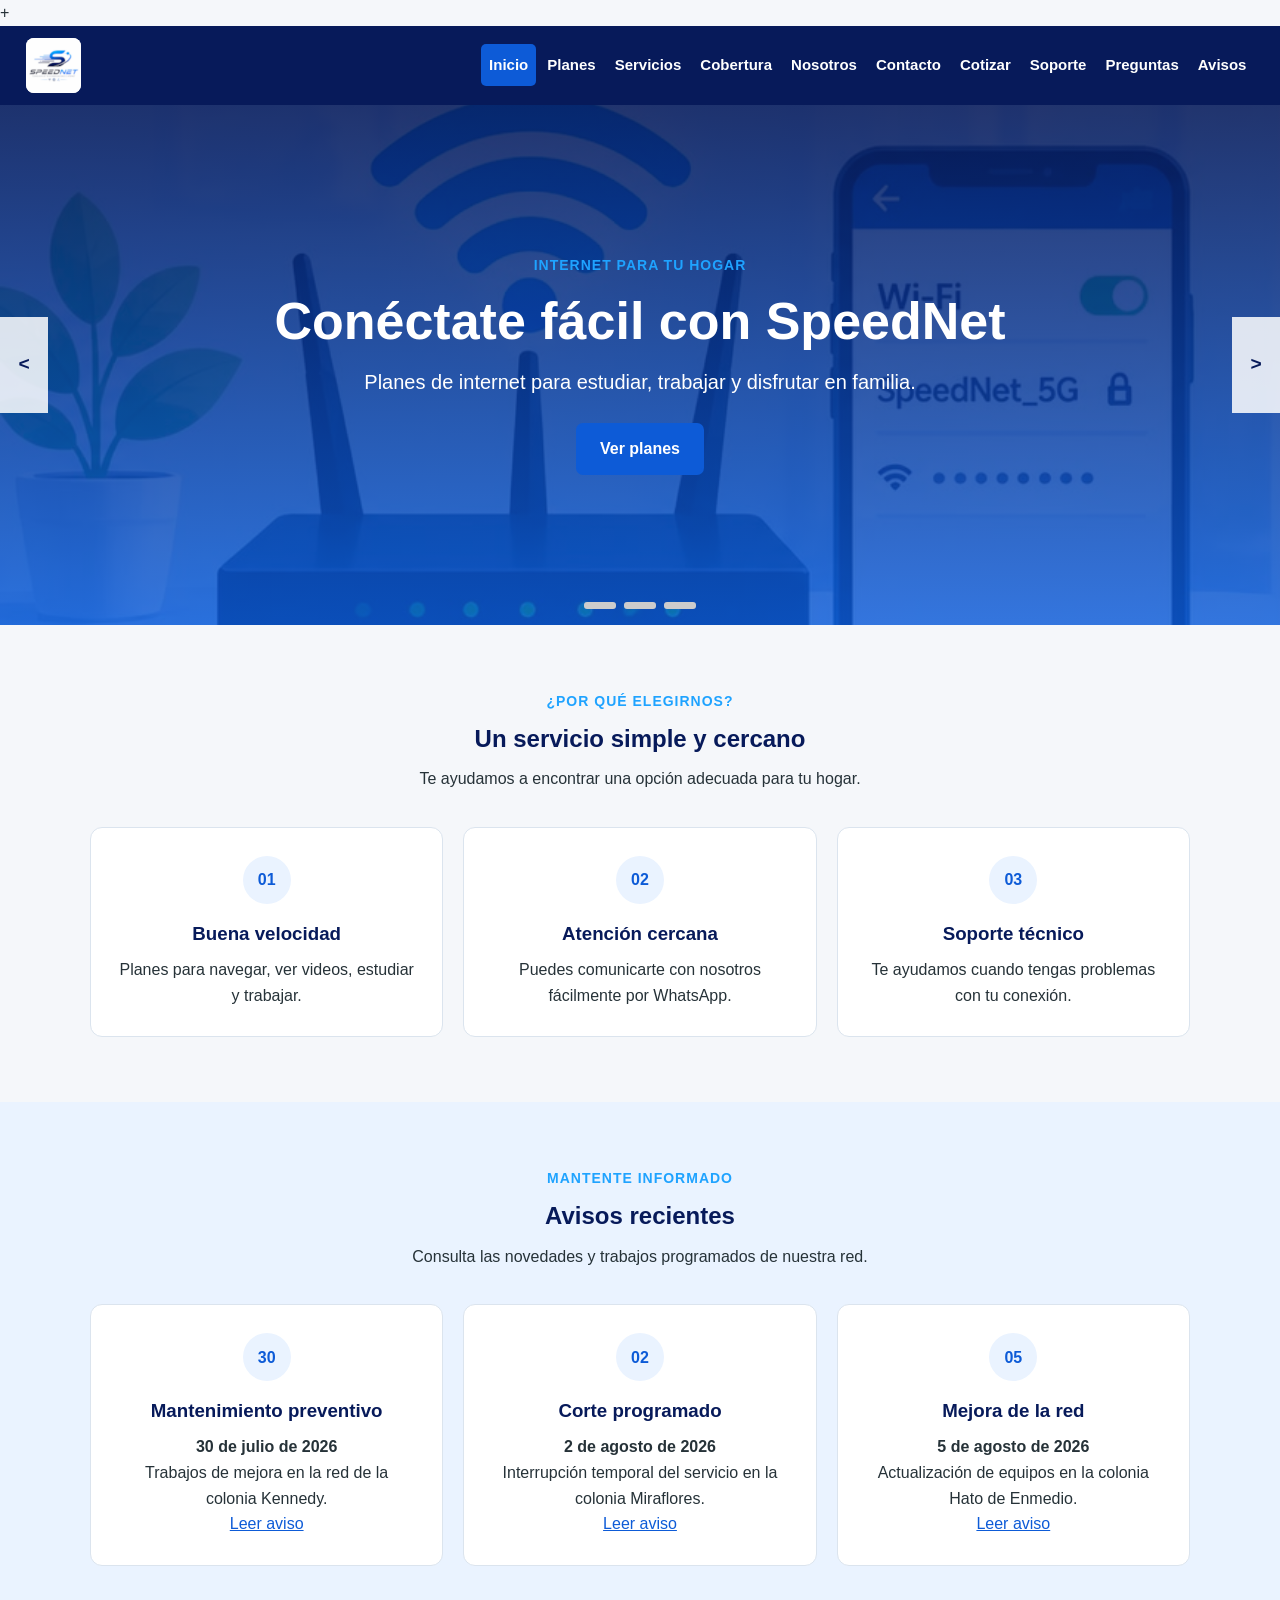
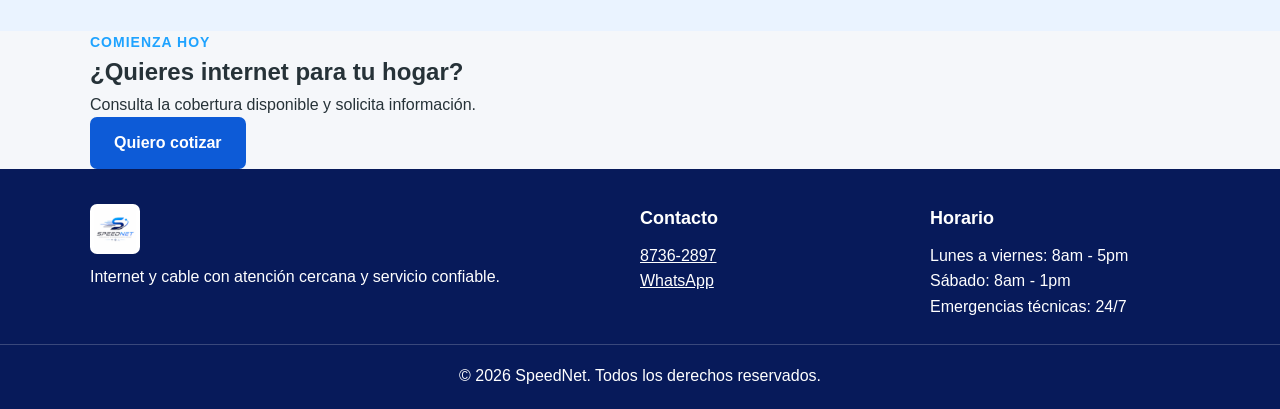
<file: index.html>
+<!DOCTYPE html>
<html lang="es">
<head>
    <meta charset="UTF-8">
    <meta name="viewport" content="width=device-width, initial-scale=1.0">
    <meta name="description" content="Internet para tu hogar con planes accesibles y atención cercana.">
    <title>SpeedNet - Inicio</title>
    <link rel="stylesheet" href="css/style.css">
    <link rel="stylesheet" href="css/responsive.css">
</head>
<body>
<header>
    <a class="logo" href="index.html" aria-label="Ir al inicio de SpeedNet">
        <img src="img/Logo.PNG" alt="SpeedNet">
    </a>
    <button id="menu-toggle" class="hmb-button" type="button" aria-label="Abrir menú">☰</button>
    <nav class="hidden">
        <ul id="menu">
            <li><a class="active" href="index.html">Inicio</a></li>
            <li><a href="planes.html">Planes</a></li>
            <li><a href="servicios.html">Servicios</a></li>
            <li><a href="cobertura.html">Cobertura</a></li>
            <li><a href="nosotros.html">Nosotros</a></li>
            <li><a href="contacto.html">Contacto</a></li>
            <li><a href="cotizar.html">Cotizar</a></li>
            <li><a href="soporte.html">Soporte</a></li>
            <li><a href="preguntas.html">Preguntas</a></li>
            <li><a href="avisos.html">Avisos</a></li>
        </ul>
    </nav>
    </header>

    <main>
        <div class="carusel">
            <div class="carusel-lane">
                <section class="home-hero slide-inicio">
                    <div class="container home-hero-content">
                        <span class="eyebrow">Internet para tu hogar</span>
                        <h1>Conéctate fácil con SpeedNet</h1>
                        <p>Planes de internet para estudiar, trabajar y disfrutar en familia.</p>
                        <div class="home-buttons"><a class="btn btn-gold" href="planes.html">Ver planes</a></div>
                    </div>
                </section>
                <section class="home-hero slide-cobertura">
                    <div class="container home-hero-content">
                        <span class="eyebrow">Consulta tu zona</span>
                        <h1>Encuentra cobertura cerca de ti</h1>
                        <p>Busca tu colonia y solicita información de forma rápida.</p>
                        <div class="home-buttons"><a class="btn btn-light" href="cobertura.html">Consultar cobertura</a></div>
                    </div>
                </section>
                <section class="home-hero slide-soporte">
                    <div class="container home-hero-content">
                        <span class="eyebrow">Estamos para ayudarte</span>
                        <h1>Soporte cuando lo necesites</h1>
                        <p>Consulta respuestas y comunícate con nuestro equipo.</p>
                        <div class="home-buttons"><a class="btn btn-gold" href="soporte.html">Ir a soporte</a></div>
                    </div>
                </section>
            </div>
        </div>

        <section class="home-section">
            <div class="container">
                <div class="home-heading">
                    <span class="section-label">¿Por qué elegirnos?</span>
                    <h2>Un servicio simple y cercano</h2>
                    <p>Te ayudamos a encontrar una opción adecuada para tu hogar.</p>
                </div>

                <div class="home-grid">
                    <article class="home-card">
                        <span class="home-icon">01</span>
                        <h3>Buena velocidad</h3>
                        <p>Planes para navegar, ver videos, estudiar y trabajar.</p>
                    </article>
                    <article class="home-card">
                        <span class="home-icon">02</span>
                        <h3>Atención cercana</h3>
                        <p>Puedes comunicarte con nosotros fácilmente por WhatsApp.</p>
                    </article>
                    <article class="home-card">
                        <span class="home-icon">03</span>
                        <h3>Soporte técnico</h3>
                        <p>Te ayudamos cuando tengas problemas con tu conexión.</p>
                    </article>
                </div>
            </div>
        </section>

        <section class="home-section section-alt">
            <div class="container">
                <div class="home-heading">
                    <span class="section-label">Mantente informado</span>
                    <h2>Avisos recientes</h2>
                    <p>Consulta las novedades y trabajos programados de nuestra red.</p>
                </div>

                <div class="home-grid">
                    <article class="home-card">
                        <span class="home-icon">30</span>
                        <h3>Mantenimiento preventivo</h3>
                        <p><strong>30 de julio de 2026</strong></p>
                        <p>Trabajos de mejora en la red de la colonia Kennedy.</p>
                        <a href="avisos.html">Leer aviso</a>
                    </article>
                    <article class="home-card">
                        <span class="home-icon">02</span>
                        <h3>Corte programado</h3>
                        <p><strong>2 de agosto de 2026</strong></p>
                        <p>Interrupción temporal del servicio en la colonia Miraflores.</p>
                        <a href="avisos.html">Leer aviso</a>
                    </article>
                    <article class="home-card">
                        <span class="home-icon">05</span>
                        <h3>Mejora de la red</h3>
                        <p><strong>5 de agosto de 2026</strong></p>
                        <p>Actualización de equipos en la colonia Hato de Enmedio.</p>
                        <a href="avisos.html">Leer aviso</a>
                    </article>
                </div>
            </div>
        </section>

        <section class="cta-section">
            <div class="container cta-card">
                <div>
                    <span class="eyebrow">Comienza hoy</span>
                    <h2>¿Quieres internet para tu hogar?</h2>
                    <p>Consulta la cobertura disponible y solicita información.</p>
                </div>
                <a class="btn btn-gold" href="cotizar.html">Quiero cotizar</a>
            </div>
        </section>
    </main>

    <footer>
    <div class="container footer-grid">
        <div class="footer-brand">
            <img class="footer-logo" src="img/Logo.PNG" alt="Logotipo de SpeedNet">
            <p>Internet y cable con atención cercana y servicio confiable.</p>
        </div>
        <div>
            <h2>Contacto</h2>
            <a href="tel:+50487362897">8736-2897</a>
            <a href="https://wa.me/50487362897" target="_blank" rel="noopener">WhatsApp</a>
        </div>
        <div>
            <h2>Horario</h2>
            <p>Lunes a viernes: 8am - 5pm</p>
            <p>Sábado: 8am - 1pm</p>
            <p>Emergencias técnicas: 24/7</p>
        </div>
    </div>
    <p class="copyright">© 2026 SpeedNet. Todos los derechos reservados.</p>
</footer>

    <script src="js/menu.js"></script>
    <script src="js/carusel.js"></script>
</body>
</html>
</file>
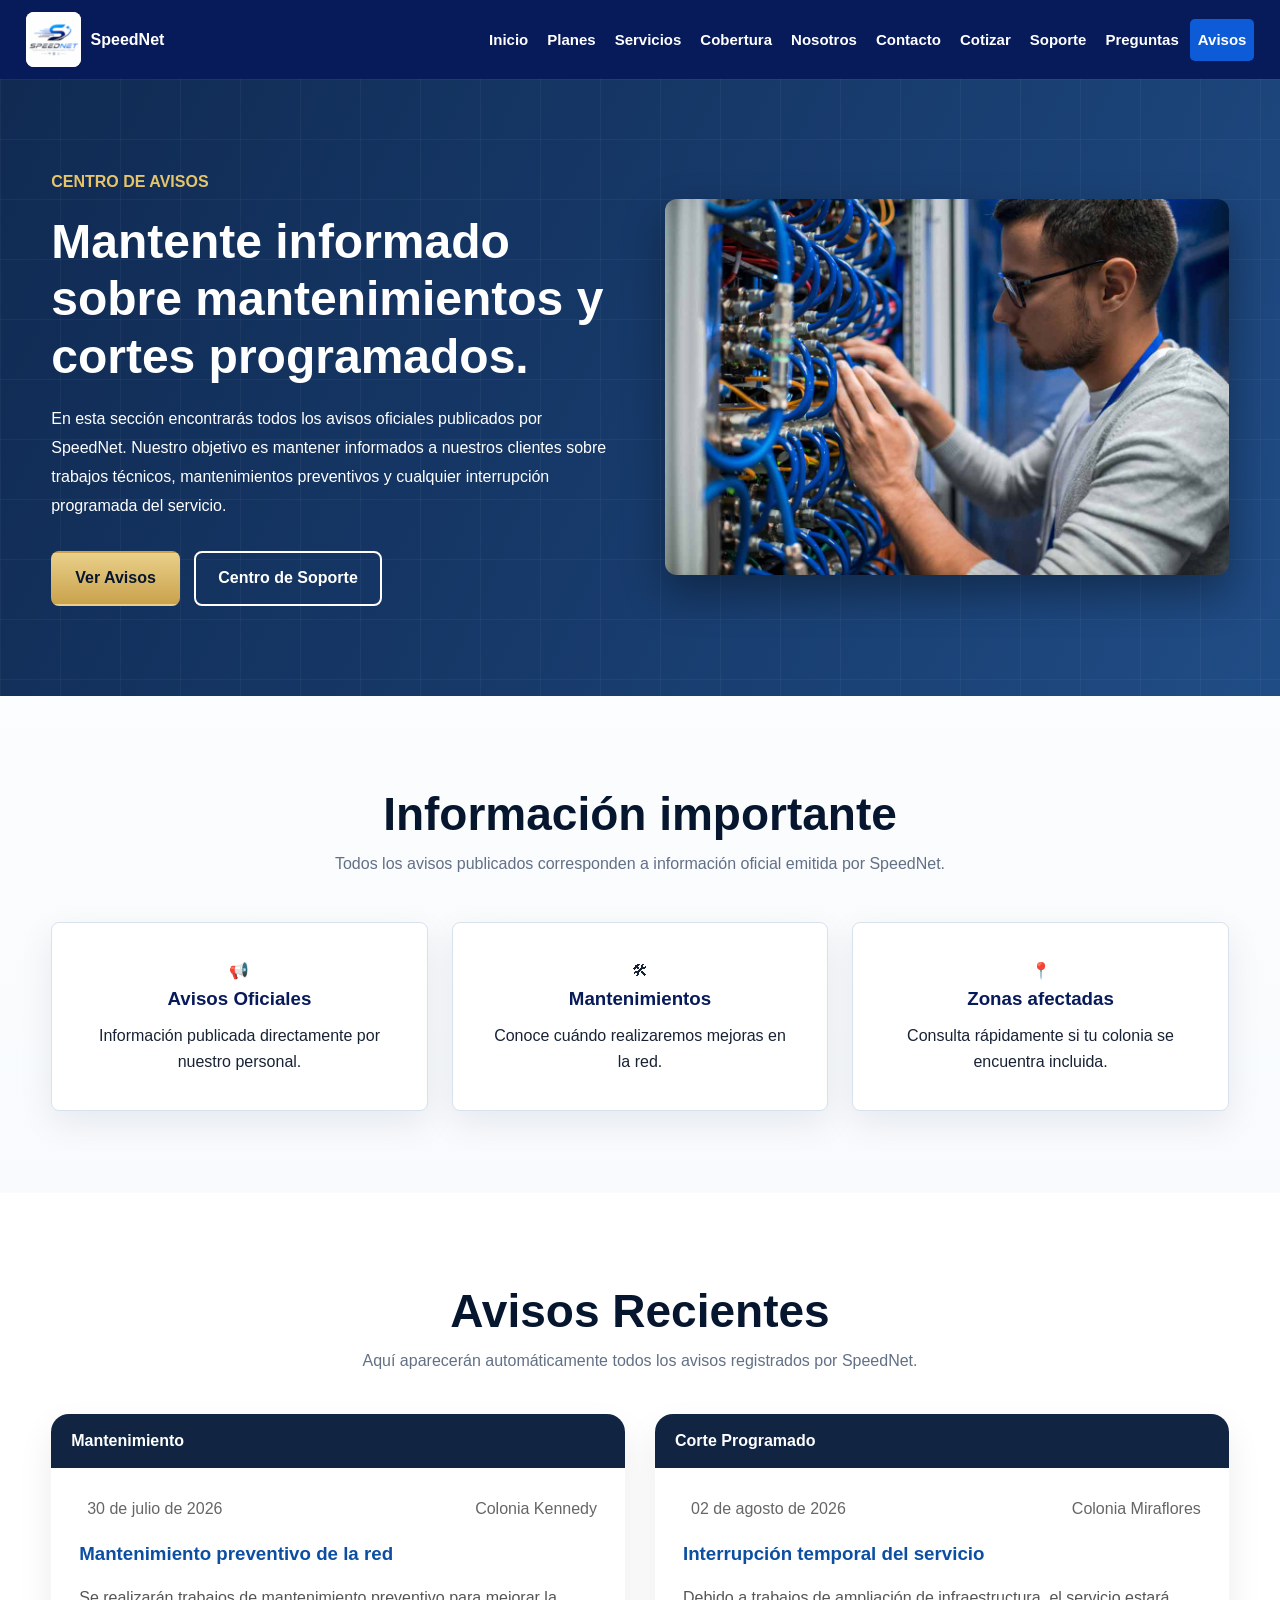
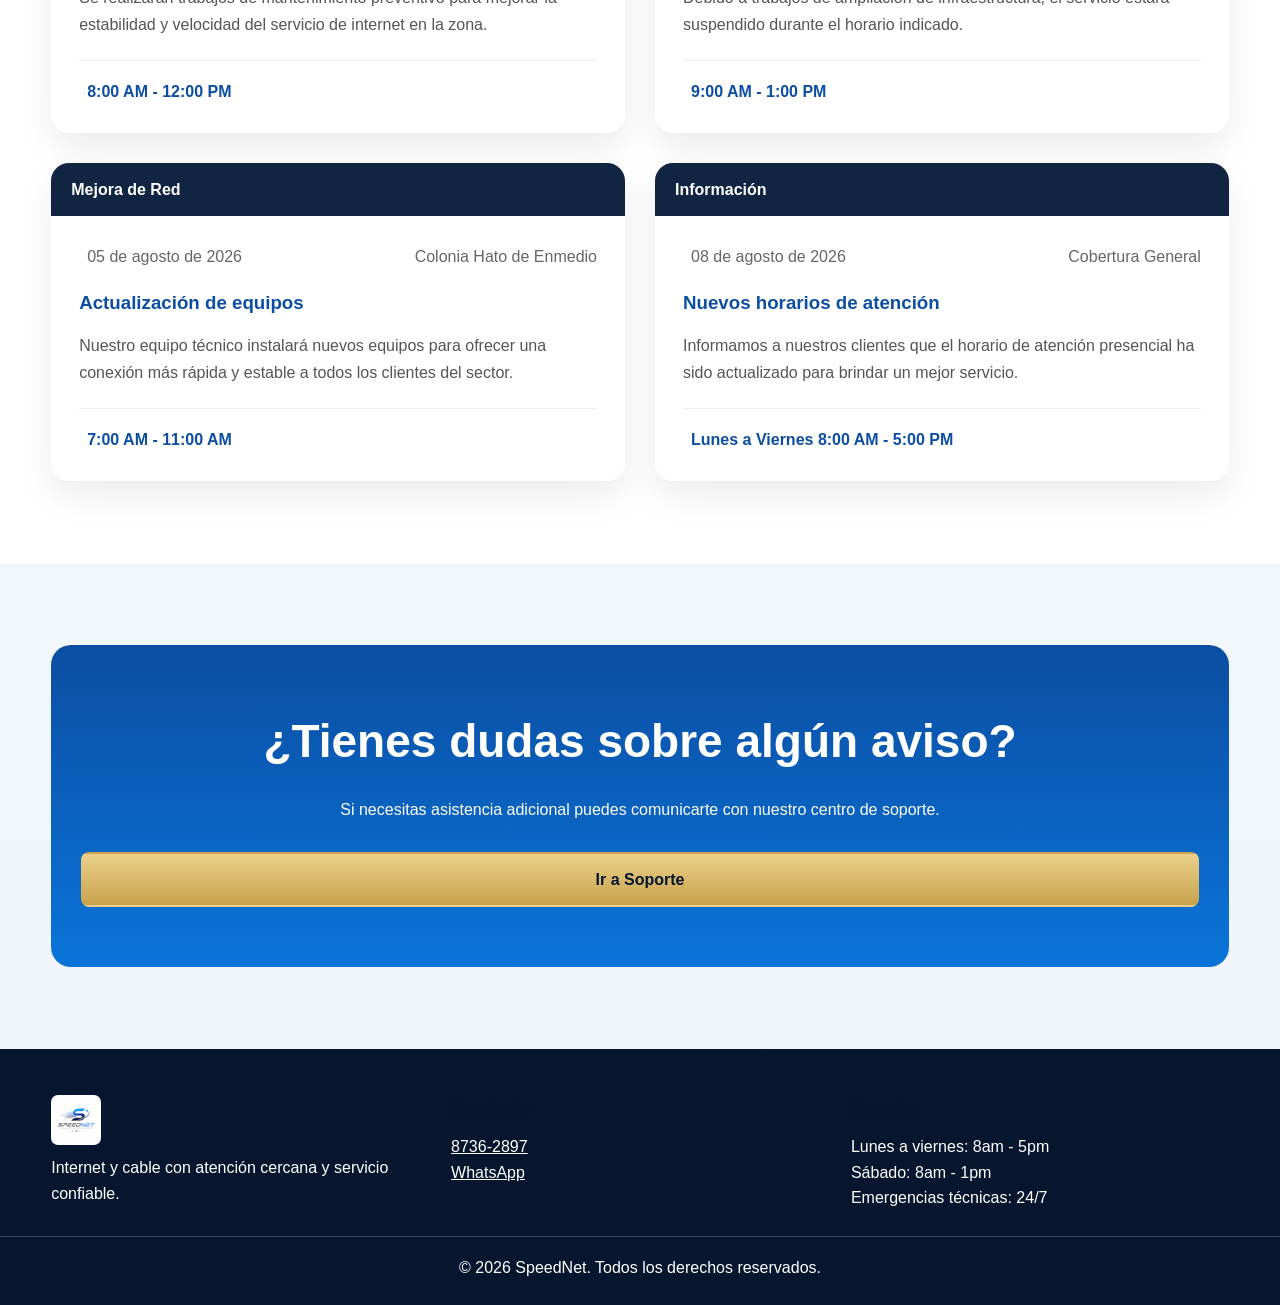
<file: avisos.html>
<!DOCTYPE html>
<html lang="es">

<head>

    <meta charset="UTF-8">

    <meta name="viewport"
          content="width=device-width, initial-scale=1.0">

    <title>SpeedNet - Avisos</title>
    <meta name="description" content="Avisos oficiales de mantenimientos y novedades del servicio SpeedNet.">

    <link rel="stylesheet" href="css/style.css">
    <link rel="stylesheet" href="css/responsive.css">
    <link rel="stylesheet" href="css/speednet-2026.css">
</head>

<body>

<header>

    <a class="brand" href="index.html">
        <img src="img/Logo.PNG" alt="SpeedNet">
        <span>SpeedNet</span>
    </a>

        <button class="hmb-button" type="button" aria-label="Abrir menú">☰</button>
    <nav class="hidden">
        <ul id="menu">
            <li><a href="index.html">Inicio</a></li>
            <li><a href="planes.html">Planes</a></li>
            <li><a href="servicios.html">Servicios</a></li>
            <li><a href="cobertura.html">Cobertura</a></li>
            <li><a href="nosotros.html">Nosotros</a></li>
            <li><a href="contacto.html">Contacto</a></li>
            <li><a href="cotizar.html">Cotizar</a></li>
            <li><a href="soporte.html">Soporte</a></li>
            <li><a href="preguntas.html">Preguntas</a></li>
            <li><a class="active" href="avisos.html">Avisos</a></li>
        </ul>
    </nav>

</header>


<main>

<section class="avisos-hero">

    <div class="container">

        <div class="hero-grid">

            <div>

                <span class="hero-label">
                    Centro de Avisos
                </span>

                <h1>
                    Mantente informado sobre mantenimientos y cortes programados.
                </h1>

                <p>
                    En esta sección encontrarás todos los avisos oficiales publicados por SpeedNet.
                    Nuestro objetivo es mantener informados a nuestros clientes sobre trabajos
                    técnicos, mantenimientos preventivos y cualquier interrupción programada del servicio.
                </p>

                <div class="hero-buttons">

                    <a href="#listaAvisos"
                        class="btn btn-primary">
                        Ver Avisos
                    </a>

                    <a href="soporte.html"
                        class="btn btn-outline">

                        Centro de Soporte
                    </a>
                </div>

            </div>

            <div>

                <img src="img/avisos.jpg"
                    alt="Avisos SpeedNet">

            </div>

        </div>

    </div>

</section>


<section class="section">

    <div class="container">

        <div class="section-header">

            <h2>
                Información importante
            </h2>

            <p>
                Todos los avisos publicados corresponden a información oficial emitida por SpeedNet.
            </p>

        </div>

        <div class="info-grid">

            <div class="card">

                <span aria-hidden="true">📢</span>

                <h3>
                    Avisos Oficiales
                </h3>

                <p>
                    Información publicada directamente por nuestro personal.
                </p>

            </div>

            <div class="card">

                <span aria-hidden="true">🛠</span>

                <h3>
                    Mantenimientos
                </h3>

                <p>
                    Conoce cuándo realizaremos mejoras en la red.
                </p>

            </div>

            <div class="card">

                <span aria-hidden="true">📍</span>

                <h3>
                    Zonas afectadas
                </h3>

                <p>
                    Consulta rápidamente si tu colonia se encuentra incluida.
                </p>

            </div>

        </div>

    </div>

</section>

<section class="section section-alt" id="listaAvisos">

    <div class="container">

        <div class="section-header">

            <h2>
                Avisos Recientes
            </h2>

            <p>
                Aquí aparecerán automáticamente todos los avisos registrados por SpeedNet.
            </p>

        </div>

        <div id="contenedorAvisos" class="avisos-grid">

            <!-- EL JS INSERTARÁ LAS TARJETAS AQUÍ -->

        </div>

    </div>

</section>

<section class="section">

    <div class="container">

        <div class="cta-avisos">

            <h2>
                ¿Tienes dudas sobre algún aviso?
            </h2>

            <p>
                Si necesitas asistencia adicional puedes comunicarte con nuestro centro de soporte.
            </p>

            <a href="soporte.html" class="btn btn-primary">
                Ir a Soporte
            </a>

        </div>

    </div>

</section>

</main>

<footer>
    <div class="container footer-grid">
        <div class="footer-brand">
            <img class="footer-logo" src="img/Logo.PNG" alt="Logotipo de SpeedNet">
            <p>Internet y cable con atención cercana y servicio confiable.</p>
        </div>
        <div>
            <h2>Contacto</h2>
            <a href="tel:+50487362897">8736-2897</a>
            <a href="https://wa.me/50487362897" target="_blank" rel="noopener">WhatsApp</a>
        </div>
        <div>
            <h2>Horario</h2>
            <p>Lunes a viernes: 8am - 5pm</p>
            <p>Sábado: 8am - 1pm</p>
            <p>Emergencias técnicas: 24/7</p>
        </div>
    </div>
    <p class="copyright">© 2026 SpeedNet. Todos los derechos reservados.</p>
</footer>

<script src="js/menu.js"></script>
<script src="js/speednet-2026.js"></script>
<script src="js/avisos.js"></script>

</body>

</html>
</file>
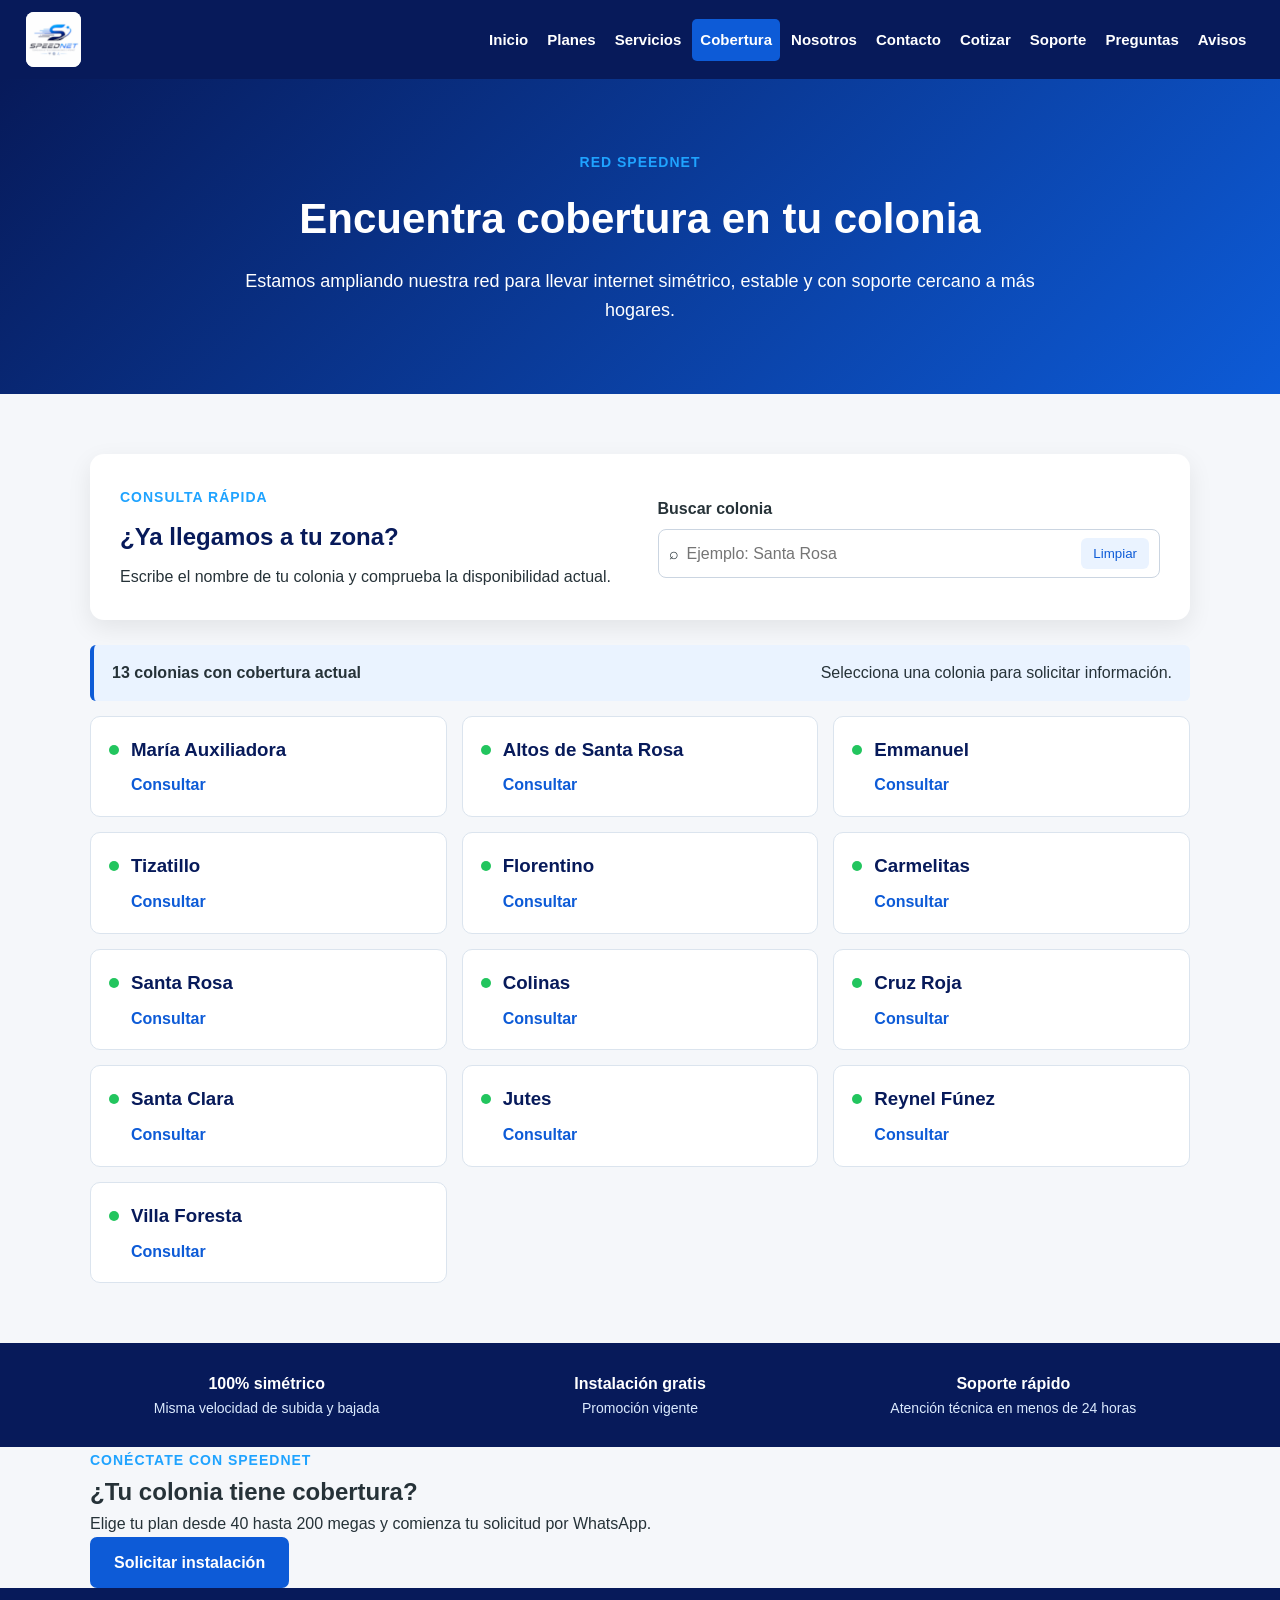
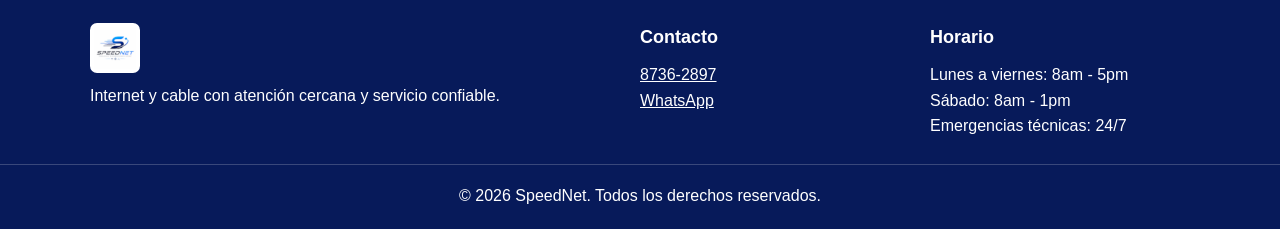
<file: cobertura.html>
<!DOCTYPE html>
<html lang="es">
<head>
    <meta charset="UTF-8">
    <meta name="viewport" content="width=device-width, initial-scale=1.0">
    <meta name="description" content="Consulta la cobertura de internet y cable de Speednet en tu colonia.">
    <title>Cobertura | Speednet</title>
    <link rel="stylesheet" href="css/style.css">
    <link rel="stylesheet" href="css/responsive.css">
</head>
<body>
    <header>
        <a class="logo" href="index.html" aria-label="Ir al inicio de Speednet">
            <img src="img/Logo.PNG" alt="Speednet">
        </a>
            <button class="hmb-button" type="button" aria-label="Abrir menú">☰</button>
    <nav class="hidden">
        <ul id="menu">
            <li><a href="index.html">Inicio</a></li>
            <li><a href="planes.html">Planes</a></li>
            <li><a href="servicios.html">Servicios</a></li>
            <li><a class="active" href="cobertura.html">Cobertura</a></li>
            <li><a href="nosotros.html">Nosotros</a></li>
            <li><a href="contacto.html">Contacto</a></li>
            <li><a href="cotizar.html">Cotizar</a></li>
            <li><a href="soporte.html">Soporte</a></li>
            <li><a href="preguntas.html">Preguntas</a></li>
            <li><a href="avisos.html">Avisos</a></li>
        </ul>
    </nav>
    </header>

    <main>
        <section class="page-hero compact-hero">
            <div class="container">
                <span class="eyebrow">Red Speednet</span>
                <h1>Encuentra cobertura en tu colonia</h1>
                <p>Estamos ampliando nuestra red para llevar internet simétrico, estable y con soporte cercano a más hogares.</p>
            </div>
        </section>

        <section class="coverage-section">
            <div class="container">
                <div class="search-panel">
                    <div>
                        <span class="section-label">Consulta rápida</span>
                        <h2>¿Ya llegamos a tu zona?</h2>
                        <p>Escribe el nombre de tu colonia y comprueba la disponibilidad actual.</p>
                    </div>
                    <div class="search-control">
                        <label for="coverage-search">Buscar colonia</label>
                        <div class="search-input-wrap">
                            <span aria-hidden="true">⌕</span>
                            <input id="coverage-search" type="search" placeholder="Ejemplo: Santa Rosa" autocomplete="off">
                            <button id="clear-search" type="button" aria-label="Limpiar búsqueda">Limpiar</button>
                        </div>
                    </div>
                </div>

                <div id="coverage-status" class="coverage-status" role="status" aria-live="polite">
                    <strong>13 colonias con cobertura actual</strong>
                    <span>Selecciona una colonia para solicitar información.</span>
                </div>

                <div id="coverage-grid" class="coverage-grid">
                    <article class="coverage-card" data-colonia="María Auxiliadora"><span class="coverage-dot"></span><h3>María Auxiliadora</h3><a href="https://wa.me/50487362897?text=Hola%20Speednet%2C%20deseo%20consultar%20cobertura%20en%20Mar%C3%ADa%20Auxiliadora." target="_blank" rel="noopener">Consultar</a></article>
                    <article class="coverage-card" data-colonia="Altos de Santa Rosa"><span class="coverage-dot"></span><h3>Altos de Santa Rosa</h3><a href="https://wa.me/50487362897?text=Hola%20Speednet%2C%20deseo%20consultar%20cobertura%20en%20Altos%20de%20Santa%20Rosa." target="_blank" rel="noopener">Consultar</a></article>
                    <article class="coverage-card" data-colonia="Emmanuel"><span class="coverage-dot"></span><h3>Emmanuel</h3><a href="https://wa.me/50487362897?text=Hola%20Speednet%2C%20deseo%20consultar%20cobertura%20en%20Emmanuel." target="_blank" rel="noopener">Consultar</a></article>
                    <article class="coverage-card" data-colonia="Tizatillo"><span class="coverage-dot"></span><h3>Tizatillo</h3><a href="https://wa.me/50487362897?text=Hola%20Speednet%2C%20deseo%20consultar%20cobertura%20en%20Tizatillo." target="_blank" rel="noopener">Consultar</a></article>
                    <article class="coverage-card" data-colonia="Florentino"><span class="coverage-dot"></span><h3>Florentino</h3><a href="https://wa.me/50487362897?text=Hola%20Speednet%2C%20deseo%20consultar%20cobertura%20en%20Florentino." target="_blank" rel="noopener">Consultar</a></article>
                    <article class="coverage-card" data-colonia="Carmelitas"><span class="coverage-dot"></span><h3>Carmelitas</h3><a href="https://wa.me/50487362897?text=Hola%20Speednet%2C%20deseo%20consultar%20cobertura%20en%20Carmelitas." target="_blank" rel="noopener">Consultar</a></article>
                    <article class="coverage-card" data-colonia="Santa Rosa"><span class="coverage-dot"></span><h3>Santa Rosa</h3><a href="https://wa.me/50487362897?text=Hola%20Speednet%2C%20deseo%20consultar%20cobertura%20en%20Santa%20Rosa." target="_blank" rel="noopener">Consultar</a></article>
                    <article class="coverage-card" data-colonia="Colinas"><span class="coverage-dot"></span><h3>Colinas</h3><a href="https://wa.me/50487362897?text=Hola%20Speednet%2C%20deseo%20consultar%20cobertura%20en%20Colinas." target="_blank" rel="noopener">Consultar</a></article>
                    <article class="coverage-card" data-colonia="Cruz Roja"><span class="coverage-dot"></span><h3>Cruz Roja</h3><a href="https://wa.me/50487362897?text=Hola%20Speednet%2C%20deseo%20consultar%20cobertura%20en%20Cruz%20Roja." target="_blank" rel="noopener">Consultar</a></article>
                    <article class="coverage-card" data-colonia="Santa Clara"><span class="coverage-dot"></span><h3>Santa Clara</h3><a href="https://wa.me/50487362897?text=Hola%20Speednet%2C%20deseo%20consultar%20cobertura%20en%20Santa%20Clara." target="_blank" rel="noopener">Consultar</a></article>
                    <article class="coverage-card" data-colonia="Jutes"><span class="coverage-dot"></span><h3>Jutes</h3><a href="https://wa.me/50487362897?text=Hola%20Speednet%2C%20deseo%20consultar%20cobertura%20en%20Jutes." target="_blank" rel="noopener">Consultar</a></article>
                    <article class="coverage-card" data-colonia="Reynel Fúnez"><span class="coverage-dot"></span><h3>Reynel Fúnez</h3><a href="https://wa.me/50487362897?text=Hola%20Speednet%2C%20deseo%20consultar%20cobertura%20en%20Reynel%20F%C3%BAnez." target="_blank" rel="noopener">Consultar</a></article>
                    <article class="coverage-card" data-colonia="Villa Foresta"><span class="coverage-dot"></span><h3>Villa Foresta</h3><a href="https://wa.me/50487362897?text=Hola%20Speednet%2C%20deseo%20consultar%20cobertura%20en%20Villa%20Foresta." target="_blank" rel="noopener">Consultar</a></article>
                </div>

                <div id="no-coverage" class="no-results" hidden>
                    <span class="no-results-icon" aria-hidden="true">?</span>
                    <h3>Aún no aparece esa colonia</h3>
                    <p>Escríbenos por WhatsApp. Nuestro equipo confirmará la cobertura y registrará tu interés para futuras expansiones.</p>
                    <a id="coverage-whatsapp" class="btn btn-gold" href="https://wa.me/50487362897" target="_blank" rel="noopener">Consultar por WhatsApp</a>
                </div>
            </div>
        </section>

        <section class="benefit-strip">
            <div class="container benefit-strip-grid">
                <div><strong>100% simétrico</strong><span>Misma velocidad de subida y bajada</span></div>
                <div><strong>Instalación gratis</strong><span>Promoción vigente</span></div>
                <div><strong>Soporte rápido</strong><span>Atención técnica en menos de 24 horas</span></div>
            </div>
        </section>

        <section class="cta-section">
            <div class="container cta-card">
                <div>
                    <span class="eyebrow">Conéctate con Speednet</span>
                    <h2>¿Tu colonia tiene cobertura?</h2>
                    <p>Elige tu plan desde 40 hasta 200 megas y comienza tu solicitud por WhatsApp.</p>
                </div>
                <a class="btn btn-gold" href="contacto.html">Solicitar instalación</a>
            </div>
        </section>
    </main>

    <footer>
    <div class="container footer-grid">
        <div class="footer-brand">
            <img class="footer-logo" src="img/Logo.PNG" alt="Logotipo de SpeedNet">
            <p>Internet y cable con atención cercana y servicio confiable.</p>
        </div>
        <div>
            <h2>Contacto</h2>
            <a href="tel:+50487362897">8736-2897</a>
            <a href="https://wa.me/50487362897" target="_blank" rel="noopener">WhatsApp</a>
        </div>
        <div>
            <h2>Horario</h2>
            <p>Lunes a viernes: 8am - 5pm</p>
            <p>Sábado: 8am - 1pm</p>
            <p>Emergencias técnicas: 24/7</p>
        </div>
    </div>
    <p class="copyright">© 2026 SpeedNet. Todos los derechos reservados.</p>
</footer>

    <script src="js/menu.js"></script>
    <script src="js/cobertura.js"></script>
</body>
</html>
</file>
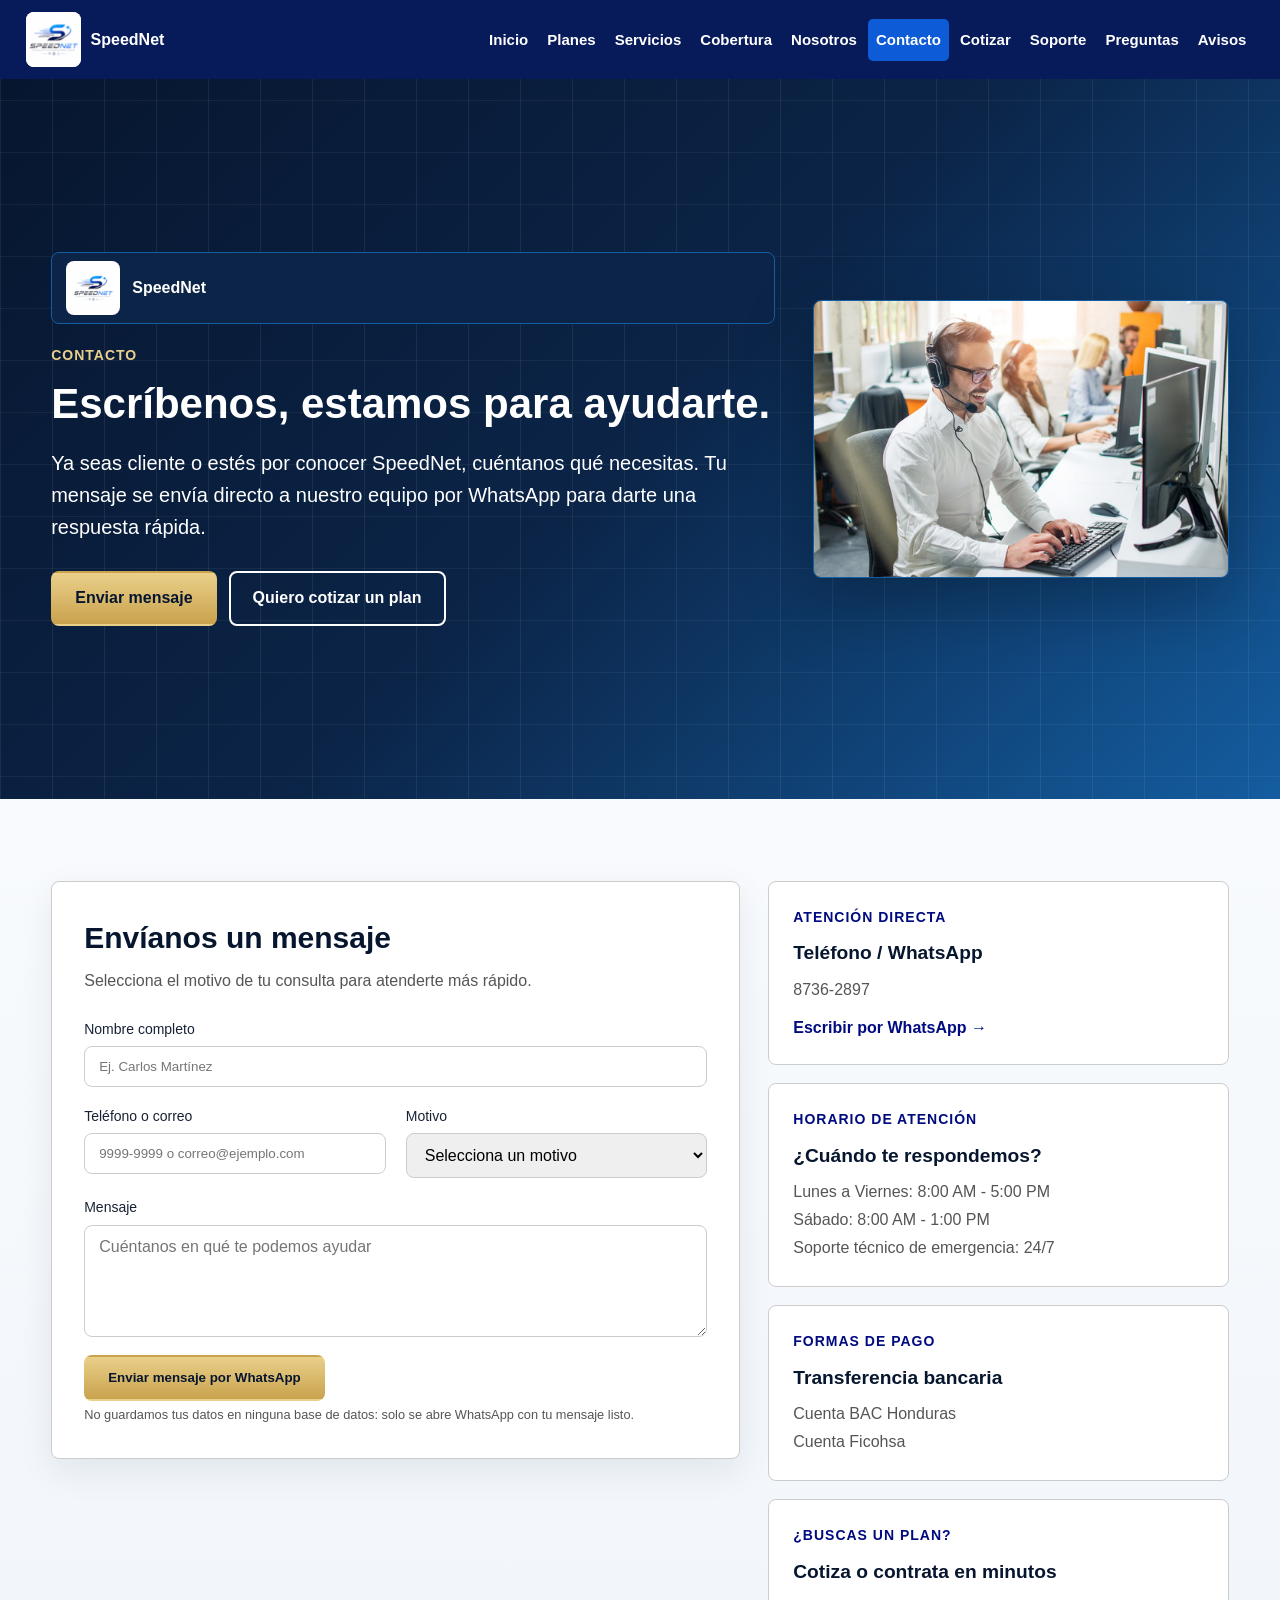
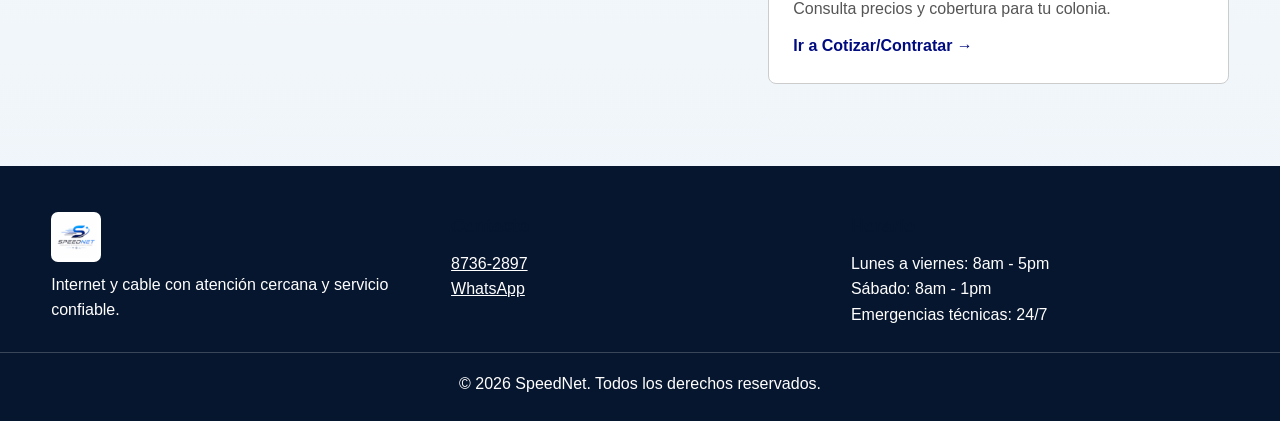
<file: contacto.html>
<!DOCTYPE html>
<html lang="es">
<head>
<meta charset="UTF-8">
<meta name="viewport" content="width=device-width,initial-scale=1.0">
<meta name="description" content="Contacta a SpeedNet por WhatsApp para consultas generales, soporte técnico, pagos o cobertura.">

<title>SpeedNet - Contacto</title>
<link rel="stylesheet" href="css/style.css">
<link rel="stylesheet" href="css/responsive.css">
<link rel="stylesheet" href="css/speednet-2026.css">
<link rel="stylesheet" href="css/formularios.css">
</head>
<body>
<header>
    <a class="brand" href="index.html" aria-label="SpeedNet inicio">
        <img src="img/Logo.PNG" alt="SpeedNet">
        <span>SpeedNet</span>
    </a>

        <button class="hmb-button" type="button" aria-label="Abrir menú">☰</button>
    <nav class="hidden">
        <ul id="menu">
            <li><a href="index.html">Inicio</a></li>
            <li><a href="planes.html">Planes</a></li>
            <li><a href="servicios.html">Servicios</a></li>
            <li><a href="cobertura.html">Cobertura</a></li>
            <li><a href="nosotros.html">Nosotros</a></li>
            <li><a class="active" href="contacto.html">Contacto</a></li>
            <li><a href="cotizar.html">Cotizar</a></li>
            <li><a href="soporte.html">Soporte</a></li>
            <li><a href="preguntas.html">Preguntas</a></li>
            <li><a href="avisos.html">Avisos</a></li>
        </ul>
    </nav>
</header>

<main>

<section class="hero">
    <div class="container">
        <div class="hero-layout">
            <div class="hero-copy">
                <div class="hero-mark">
                    <img src="img/Logo.PNG" alt="SpeedNet">
                    <strong>SpeedNet</strong>
                </div>
                <span class="eyebrow">Contacto</span>
                <h1>Escríbenos, estamos para ayudarte.</h1>
                <p>Ya seas cliente o estés por conocer SpeedNet, cuéntanos qué necesitas. Tu mensaje se envía directo a nuestro equipo por WhatsApp para darte una respuesta rápida.</p>
                <div class="hero-actions">
                    <a class="btn btn-primary" href="#form-contacto-section">Enviar mensaje</a>
                    <a class="btn btn-outline" href="cotizar.html">Quiero cotizar un plan</a>
                </div>
            </div>
            <figure class="hero-photo">
                <img src="img/soporte-tecnico.jpg" alt="Equipo de soporte de SpeedNet">
            </figure>
        </div>
    </div>
</section>

<section class="section" id="form-contacto-section" data-reveal>
    <div class="container">
        <div class="contact-layout">

            <article class="form-card">
                <h2>Envíanos un mensaje</h2>
                <p>Selecciona el motivo de tu consulta para atenderte más rápido.</p>

                <form id="form-contacto" novalidate>
                    <div class="form-grid">

                        <div class="form-hp" aria-hidden="true">
                            <label for="con-empresa">Empresa</label>
                            <input type="text" id="con-empresa" name="con-empresa" tabindex="-1" autocomplete="off">
                        </div>

                        <div class="form-field full">
                            <label for="con-nombre">Nombre completo</label>
                            <input type="text" id="con-nombre" name="nombre" placeholder="Ej. Carlos Martínez" autocomplete="name">
                        </div>

                        <div class="form-field">
                            <label for="con-contacto">Teléfono o correo</label>
                            <input type="text" id="con-contacto" name="contacto" placeholder="9999-9999 o correo@ejemplo.com" autocomplete="tel">
                        </div>

                        <div class="form-field">
                            <label for="con-motivo">Motivo</label>
                            <select id="con-motivo" name="motivo">
                                <option value="" selected>Selecciona un motivo</option>
                                <option value="Información general">Información general</option>
                                <option value="Soporte técnico">Soporte técnico</option>
                                <option value="Pagos y facturación">Pagos y facturación</option>
                                <option value="Cobertura en mi colonia">Cobertura en mi colonia</option>
                                <option value="Otro">Otro</option>
                            </select>
                        </div>

                        <div class="form-field full">
                            <label for="con-mensaje">Mensaje</label>
                            <textarea id="con-mensaje" name="mensaje" placeholder="Cuéntanos en qué te podemos ayudar"></textarea>
                        </div>

                        <div class="form-submit-msg" id="con-resultado"></div>

                        <div class="form-actions">
                            <button class="btn btn-primary" type="submit">Enviar mensaje por WhatsApp</button>
                            <span class="form-note">No guardamos tus datos en ninguna base de datos: solo se abre WhatsApp con tu mensaje listo.</span>
                        </div>

                    </div>
                </form>
            </article>

            <aside class="info-stack">
                <div class="info-card">
                    <span class="eyebrow">Atención directa</span>
                    <h3>Teléfono / WhatsApp</h3>
                    <p>8736-2897</p>
                    <a class="whatsapp-link" href="https://wa.me/50487362897" target="_blank" rel="noopener">Escribir por WhatsApp →</a>
                </div>

                <div class="info-card">
                    <span class="eyebrow">Horario de atención</span>
                    <h3>¿Cuándo te respondemos?</h3>
                    <p>Lunes a Viernes: 8:00 AM - 5:00 PM</p>
                    <p>Sábado: 8:00 AM - 1:00 PM</p>
                    <p>Soporte técnico de emergencia: 24/7</p>
                </div>

                <div class="info-card">
                    <span class="eyebrow">Formas de pago</span>
                    <h3>Transferencia bancaria</h3>
                    <p>Cuenta BAC Honduras</p>
                    <p>Cuenta Ficohsa</p>
                </div>

                <div class="info-card">
                    <span class="eyebrow">¿Buscas un plan?</span>
                    <h3>Cotiza o contrata en minutos</h3>
                    <p>Consulta precios y cobertura para tu colonia.</p>
                    <a class="whatsapp-link" href="cotizar.html">Ir a Cotizar/Contratar →</a>
                </div>
            </aside>

        </div>
    </div>
</section>

</main>

<footer>
    <div class="container footer-grid">
        <div class="footer-brand">
            <img class="footer-logo" src="img/Logo.PNG" alt="Logotipo de SpeedNet">
            <p>Internet y cable con atención cercana y servicio confiable.</p>
        </div>
        <div>
            <h2>Contacto</h2>
            <a href="tel:+50487362897">8736-2897</a>
            <a href="https://wa.me/50487362897" target="_blank" rel="noopener">WhatsApp</a>
        </div>
        <div>
            <h2>Horario</h2>
            <p>Lunes a viernes: 8am - 5pm</p>
            <p>Sábado: 8am - 1pm</p>
            <p>Emergencias técnicas: 24/7</p>
        </div>
    </div>
    <p class="copyright">© 2026 SpeedNet. Todos los derechos reservados.</p>
</footer>

<script src="js/menu.js"></script>
<script src="js/formularios.js"></script>
<script src="js/speednet-2026.js"></script>
</body>
</html>
</file>
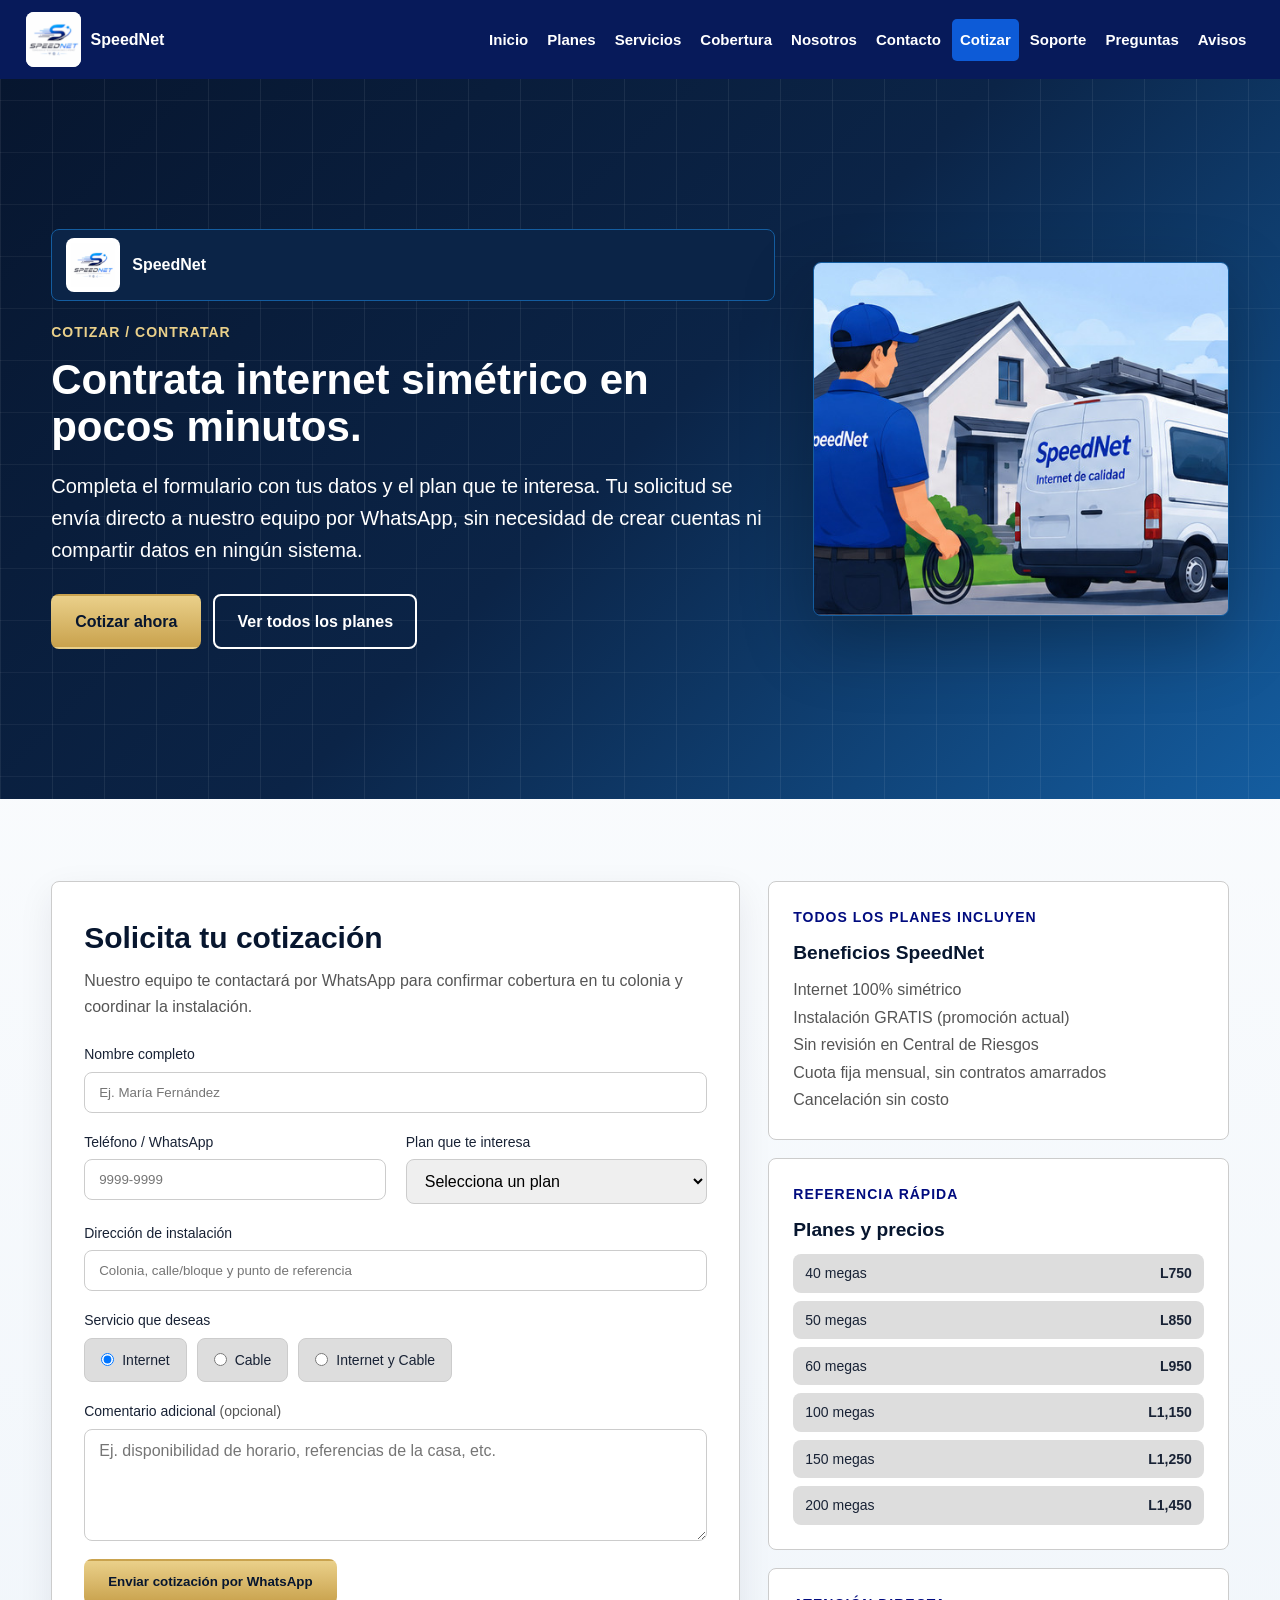
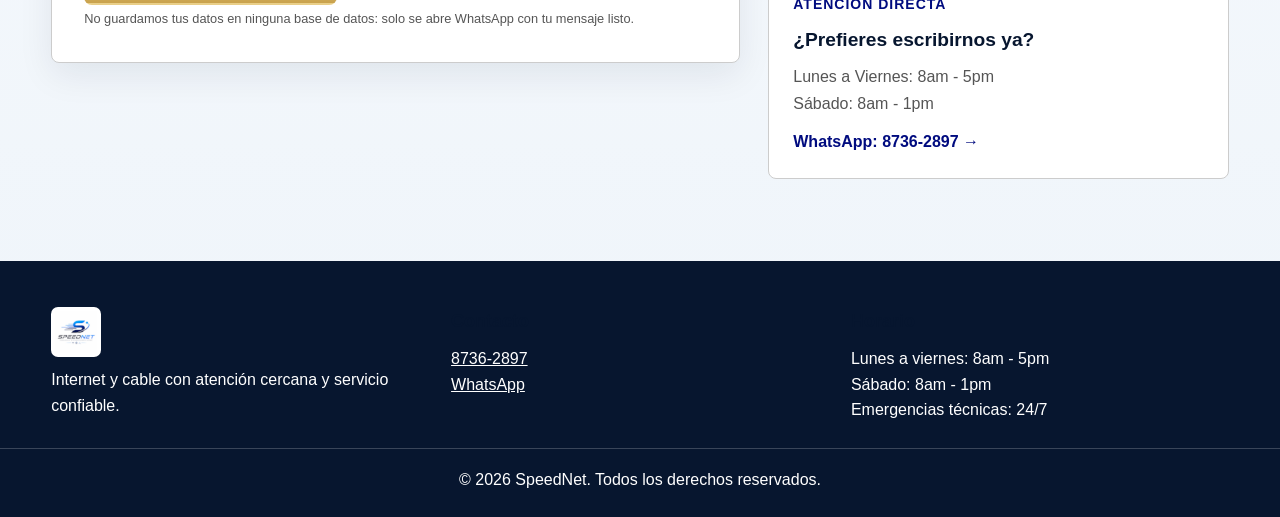
<file: cotizar.html>
<!DOCTYPE html>
<html lang="es">
<head>
<meta charset="UTF-8">
<meta name="viewport" content="width=device-width,initial-scale=1.0">
<meta name="description" content="Cotiza o contrata tu plan de internet o cable SpeedNet. Sin Central de Riesgos, sin contratos amarrados e instalación gratis.">
<title>SpeedNet - Cotizar / Contratar</title>
<link rel="stylesheet" href="css/style.css">
<link rel="stylesheet" href="css/responsive.css">
<link rel="stylesheet" href="css/speednet-2026.css">
<link rel="stylesheet" href="css/formularios.css">
</head>
<body>
<header>
    <a class="brand" href="index.html" aria-label="SpeedNet inicio">
        <img src="img/Logo.PNG" alt="SpeedNet">
        <span>SpeedNet</span>
    </a>

        <button class="hmb-button" type="button" aria-label="Abrir menú">☰</button>
    <nav class="hidden">
        <ul id="menu">
            <li><a href="index.html">Inicio</a></li>
            <li><a href="planes.html">Planes</a></li>
            <li><a href="servicios.html">Servicios</a></li>
            <li><a href="cobertura.html">Cobertura</a></li>
            <li><a href="nosotros.html">Nosotros</a></li>
            <li><a href="contacto.html">Contacto</a></li>
            <li><a class="active" href="cotizar.html">Cotizar</a></li>
            <li><a href="soporte.html">Soporte</a></li>
            <li><a href="preguntas.html">Preguntas</a></li>
            <li><a href="avisos.html">Avisos</a></li>
        </ul>
    </nav>
</header>

<main>

<section class="hero">
    <div class="container">
        <div class="hero-layout">
            <div class="hero-copy">
                <div class="hero-mark">
                    <img src="img/Logo.PNG" alt="SpeedNet">
                    <strong>SpeedNet</strong>
                </div>
                <span class="eyebrow">Cotizar / Contratar</span>
                <h1>Contrata internet simétrico en pocos minutos.</h1>
                <p>Completa el formulario con tus datos y el plan que te interesa. Tu solicitud se envía directo a nuestro equipo por WhatsApp, sin necesidad de crear cuentas ni compartir datos en ningún sistema.</p>
                <div class="hero-actions">
                    <a class="btn btn-primary" href="#form-cotizar-section">Cotizar ahora</a>
                    <a class="btn btn-outline" href="planes.html">Ver todos los planes</a>
                </div>
            </div>
            <figure class="hero-photo">
                <img src="img/instalacion.jpg" alt="Técnico de SpeedNet realizando una instalación">
            </figure>
        </div>
    </div>
</section>

<section class="section" id="form-cotizar-section" data-reveal>
    <div class="container">
        <div class="contact-layout">

            <article class="form-card">
                <h2>Solicita tu cotización</h2>
                <p>Nuestro equipo te contactará por WhatsApp para confirmar cobertura en tu colonia y coordinar la instalación.</p>

                <form id="form-cotizar" novalidate>
                    <div class="form-grid">

                    
                        <div class="form-hp" aria-hidden="true">
                            <label for="cot-empresa">Empresa</label>
                            <input type="text" id="cot-empresa" name="cot-empresa" tabindex="-1" autocomplete="off">
                        </div>

                        <div class="form-field full">
                            <label for="cot-nombre">Nombre completo</label>
                            <input type="text" id="cot-nombre" name="nombre" placeholder="Ej. María Fernández" autocomplete="name">
                        </div>

                        <div class="form-field">
                            <label for="cot-telefono">Teléfono / WhatsApp</label>
                            <input type="tel" id="cot-telefono" name="telefono" placeholder="9999-9999" autocomplete="tel">
                        </div>

                        <div class="form-field">
                            <label for="cot-plan">Plan que te interesa</label>
                            <select id="cot-plan" name="plan">
                                <option value="" selected>Selecciona un plan</option>
                                <option value="40 megas - L750/mes">40 megas - L750/mes</option>
                                <option value="50 megas - L850/mes">50 megas - L850/mes</option>
                                <option value="60 megas - L950/mes">60 megas - L950/mes</option>
                                <option value="100 megas - L1,150/mes">100 megas - L1,150/mes</option>
                                <option value="150 megas - L1,250/mes">150 megas - L1,250/mes</option>
                                <option value="200 megas - L1,450/mes">200 megas - L1,450/mes</option>
                            </select>
                        </div>

                        <div class="form-field full">
                            <label for="cot-direccion">Dirección de instalación</label>
                            <input type="text" id="cot-direccion" name="direccion" placeholder="Colonia, calle/bloque y punto de referencia" autocomplete="street-address">
                        </div>

                        <div class="form-field full">
                            <label>Servicio que deseas</label>
                            <div class="radio-group">
                                <label>
                                    <input type="radio" name="cot-servicio" value="Internet" checked>
                                    <span>Internet</span>
                                </label>
                                <label>
                                    <input type="radio" name="cot-servicio" value="Cable">
                                    <span>Cable</span>
                                </label>
                                <label>
                                    <input type="radio" name="cot-servicio" value="Internet y Cable">
                                    <span>Internet y Cable</span>
                                </label>
                            </div>
                        </div>

                        <div class="form-field full">
                            <label for="cot-comentario">Comentario adicional <span class="opcional">(opcional)</span></label>
                            <textarea id="cot-comentario" name="comentario" placeholder="Ej. disponibilidad de horario, referencias de la casa, etc."></textarea>
                        </div>

                        <div class="form-submit-msg" id="cot-resultado"></div>

                        <div class="form-actions">
                            <button class="btn btn-primary" type="submit">Enviar cotización por WhatsApp</button>
                            <span class="form-note">No guardamos tus datos en ninguna base de datos: solo se abre WhatsApp con tu mensaje listo.</span>
                        </div>

                    </div>
                </form>
            </article>

            <aside class="info-stack">
                <div class="info-card">
                    <span class="eyebrow">Todos los planes incluyen</span>
                    <h3>Beneficios SpeedNet</h3>
                    <p>Internet 100% simétrico</p>
                    <p>Instalación GRATIS (promoción actual)</p>
                    <p>Sin revisión en Central de Riesgos</p>
                    <p>Cuota fija mensual, sin contratos amarrados</p>
                    <p>Cancelación sin costo</p>
                </div>

                <div class="info-card">
                    <span class="eyebrow">Referencia rápida</span>
                    <h3>Planes y precios</h3>
                    <ul class="mini-plans">
                        <li><span>40 megas</span><span>L750</span></li>
                        <li><span>50 megas</span><span>L850</span></li>
                        <li><span>60 megas</span><span>L950</span></li>
                        <li><span>100 megas</span><span>L1,150</span></li>
                        <li><span>150 megas</span><span>L1,250</span></li>
                        <li><span>200 megas</span><span>L1,450</span></li>
                    </ul>
                </div>

                <div class="info-card">
                    <span class="eyebrow">Atención directa</span>
                    <h3>¿Prefieres escribirnos ya?</h3>
                    <p>Lunes a Viernes: 8am - 5pm</p>
                    <p>Sábado: 8am - 1pm</p>
                    <a class="whatsapp-link" href="https://wa.me/50487362897" target="_blank" rel="noopener">WhatsApp: 8736-2897 →</a>
                </div>
            </aside>

        </div>
    </div>
</section>

</main>

<footer>
    <div class="container footer-grid">
        <div class="footer-brand">
            <img class="footer-logo" src="img/Logo.PNG" alt="Logotipo de SpeedNet">
            <p>Internet y cable con atención cercana y servicio confiable.</p>
        </div>
        <div>
            <h2>Contacto</h2>
            <a href="tel:+50487362897">8736-2897</a>
            <a href="https://wa.me/50487362897" target="_blank" rel="noopener">WhatsApp</a>
        </div>
        <div>
            <h2>Horario</h2>
            <p>Lunes a viernes: 8am - 5pm</p>
            <p>Sábado: 8am - 1pm</p>
            <p>Emergencias técnicas: 24/7</p>
        </div>
    </div>
    <p class="copyright">© 2026 SpeedNet. Todos los derechos reservados.</p>
</footer>

<script src="js/menu.js"></script>
<script src="js/formularios.js"></script>
<script src="js/speednet-2026.js"></script>
</body>
</html>
</file>
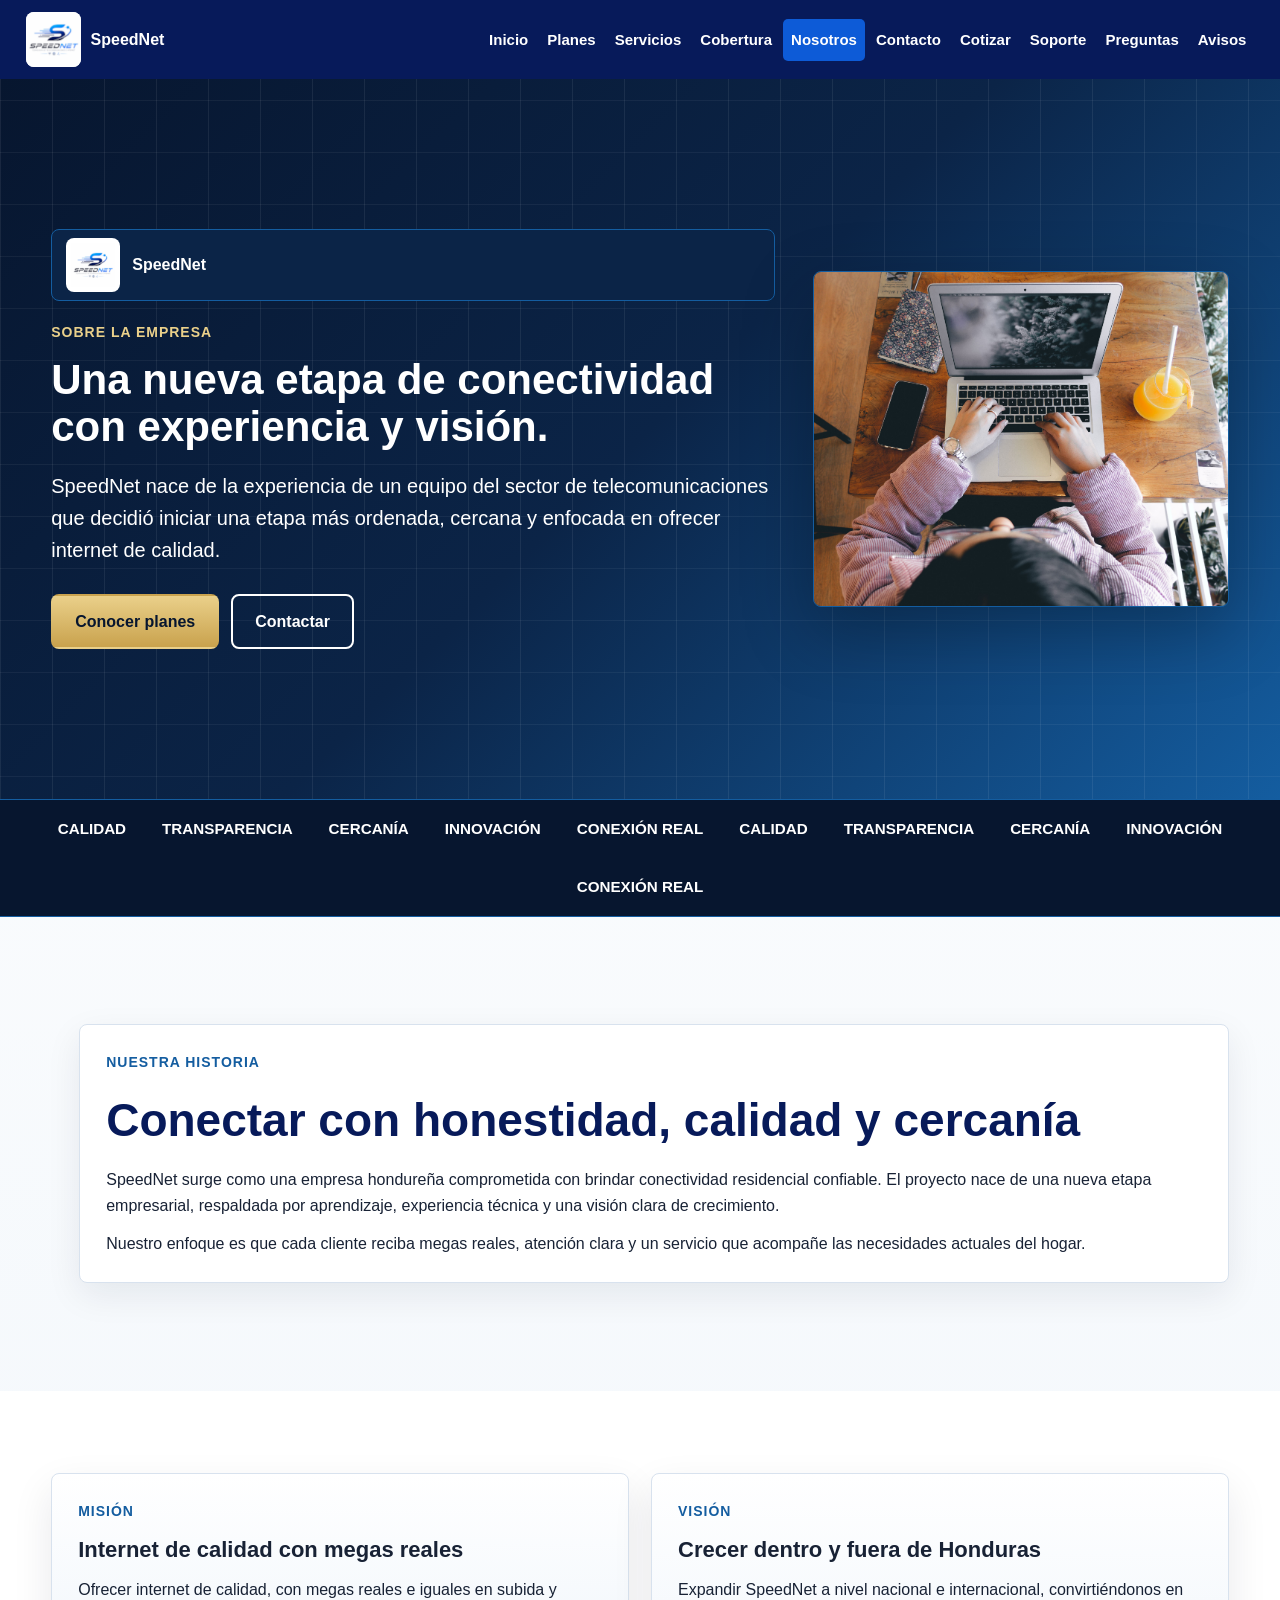
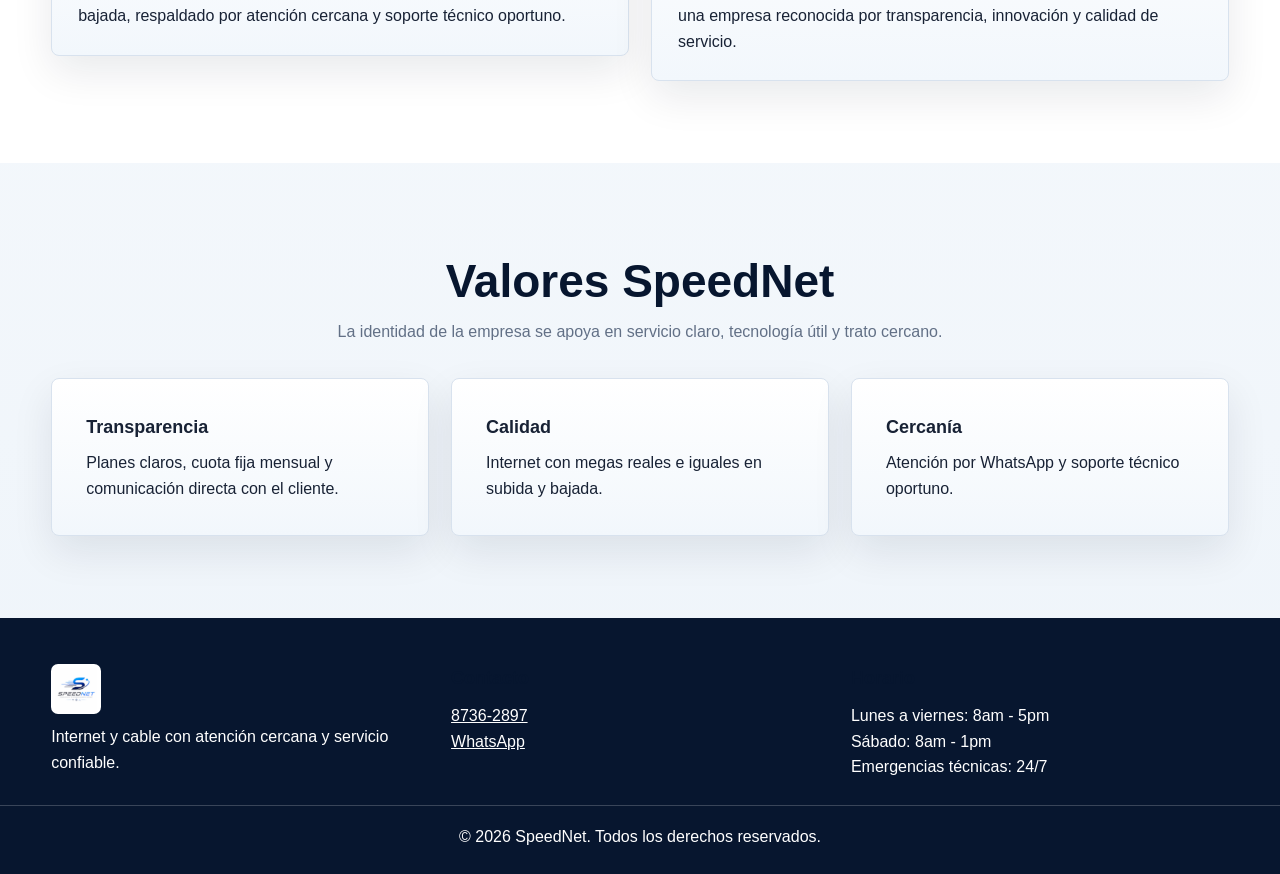
<file: nosotros.html>
<!DOCTYPE html>
<html lang="es">
<head>
<meta charset="UTF-8">
<meta name="viewport" content="width=device-width,initial-scale=1.0">
<title>SpeedNet - Nosotros</title>
<meta name="description" content="Conoce la historia, experiencia y valores del equipo de SpeedNet.">
<link rel="stylesheet" href="css/style.css">
<link rel="stylesheet" href="css/responsive.css">
<link rel="stylesheet" href="css/speednet-2026.css">
</head>
<body>
<header>
    <a class="brand" href="index.html" aria-label="SpeedNet inicio">
        <img src="img/Logo.PNG" alt="SpeedNet">
        <span>SpeedNet</span>
    </a>

        <button class="hmb-button" type="button" aria-label="Abrir menú">☰</button>
    <nav class="hidden">
        <ul id="menu">
            <li><a href="index.html">Inicio</a></li>
            <li><a href="planes.html">Planes</a></li>
            <li><a href="servicios.html">Servicios</a></li>
            <li><a href="cobertura.html">Cobertura</a></li>
            <li><a class="active" href="nosotros.html">Nosotros</a></li>
            <li><a href="contacto.html">Contacto</a></li>
            <li><a href="cotizar.html">Cotizar</a></li>
            <li><a href="soporte.html">Soporte</a></li>
            <li><a href="preguntas.html">Preguntas</a></li>
            <li><a href="avisos.html">Avisos</a></li>
        </ul>
    </nav>
</header>

<main id="contenido"></main>

<footer>
    <div class="container footer-grid">
        <div class="footer-brand">
            <img class="footer-logo" src="img/Logo.PNG" alt="Logotipo de SpeedNet">
            <p>Internet y cable con atención cercana y servicio confiable.</p>
        </div>
        <div>
            <h2>Contacto</h2>
            <a href="tel:+50487362897">8736-2897</a>
            <a href="https://wa.me/50487362897" target="_blank" rel="noopener">WhatsApp</a>
        </div>
        <div>
            <h2>Horario</h2>
            <p>Lunes a viernes: 8am - 5pm</p>
            <p>Sábado: 8am - 1pm</p>
            <p>Emergencias técnicas: 24/7</p>
        </div>
    </div>
    <p class="copyright">© 2026 SpeedNet. Todos los derechos reservados.</p>
</footer>

<script src="js/menu.js"></script>
<script src="js/nosotros.js"></script>
<script src="js/speednet-2026.js"></script>
</body>
</html>
</file>
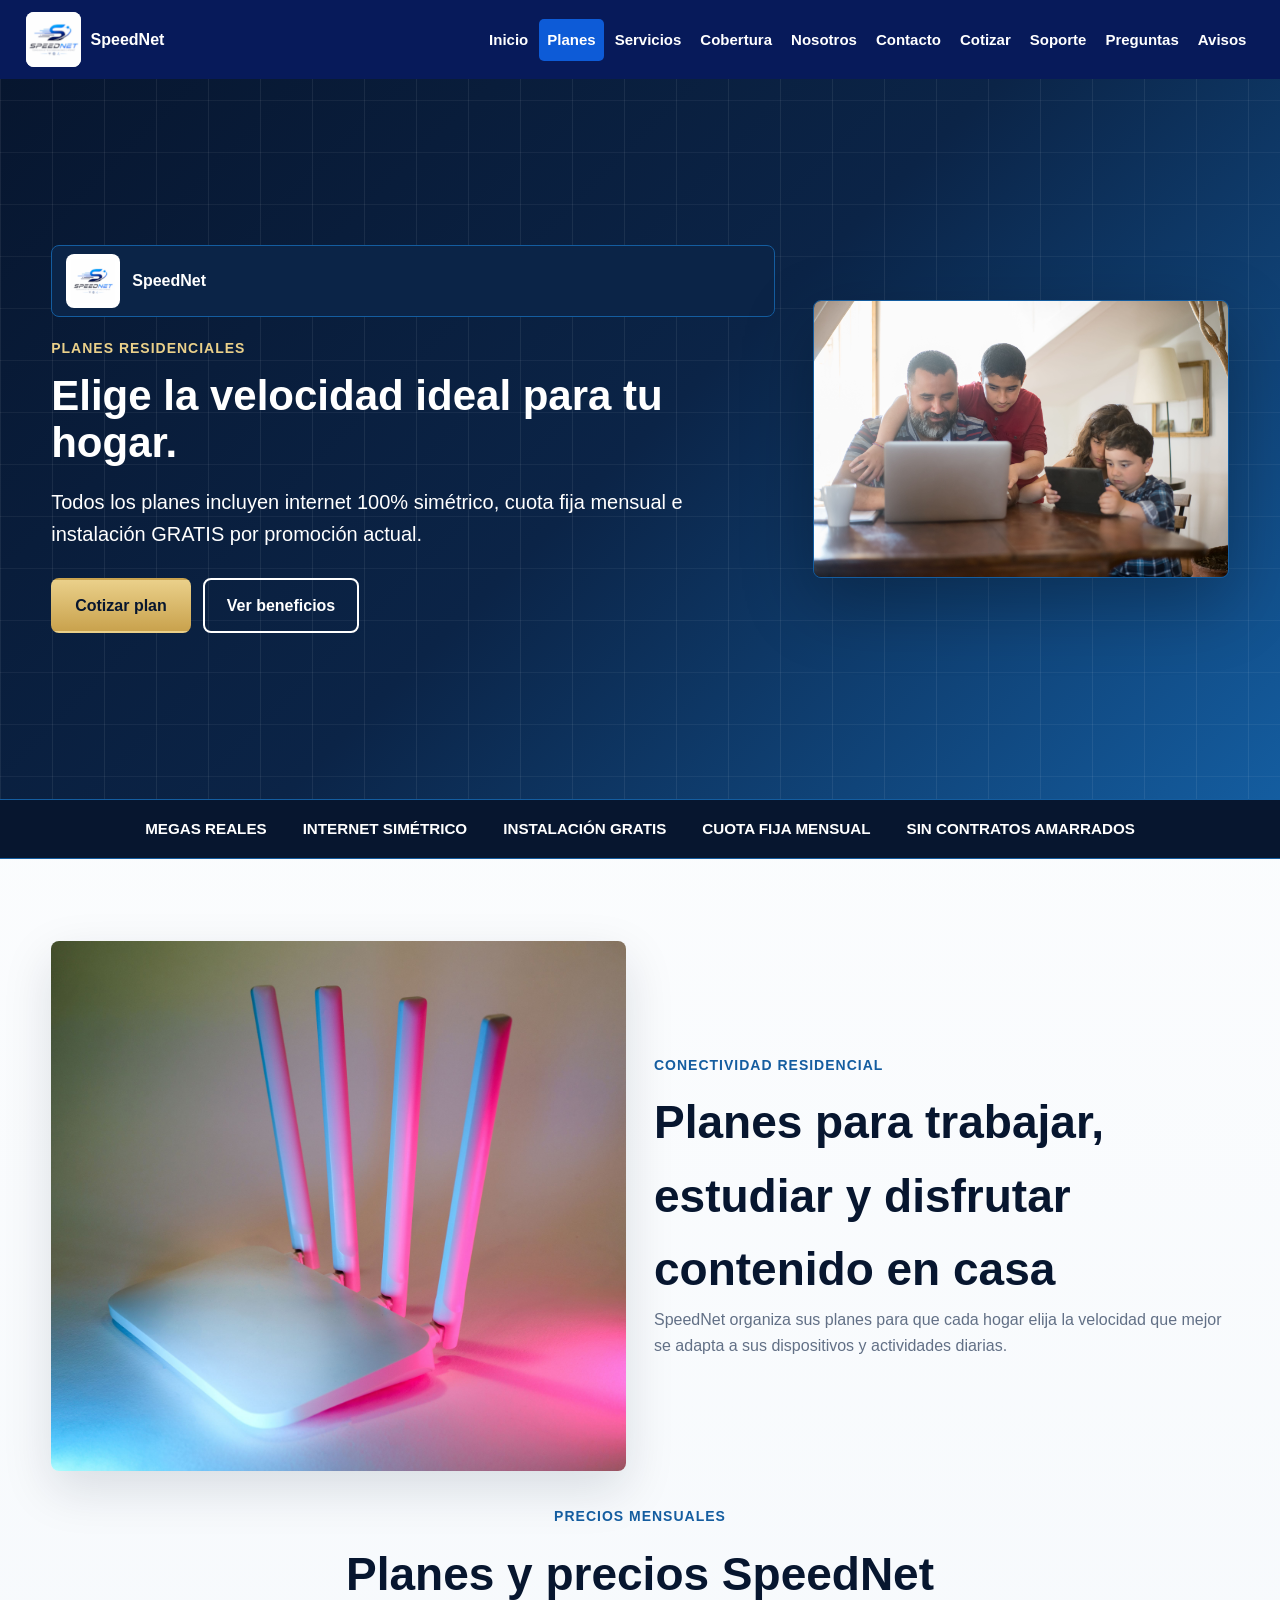
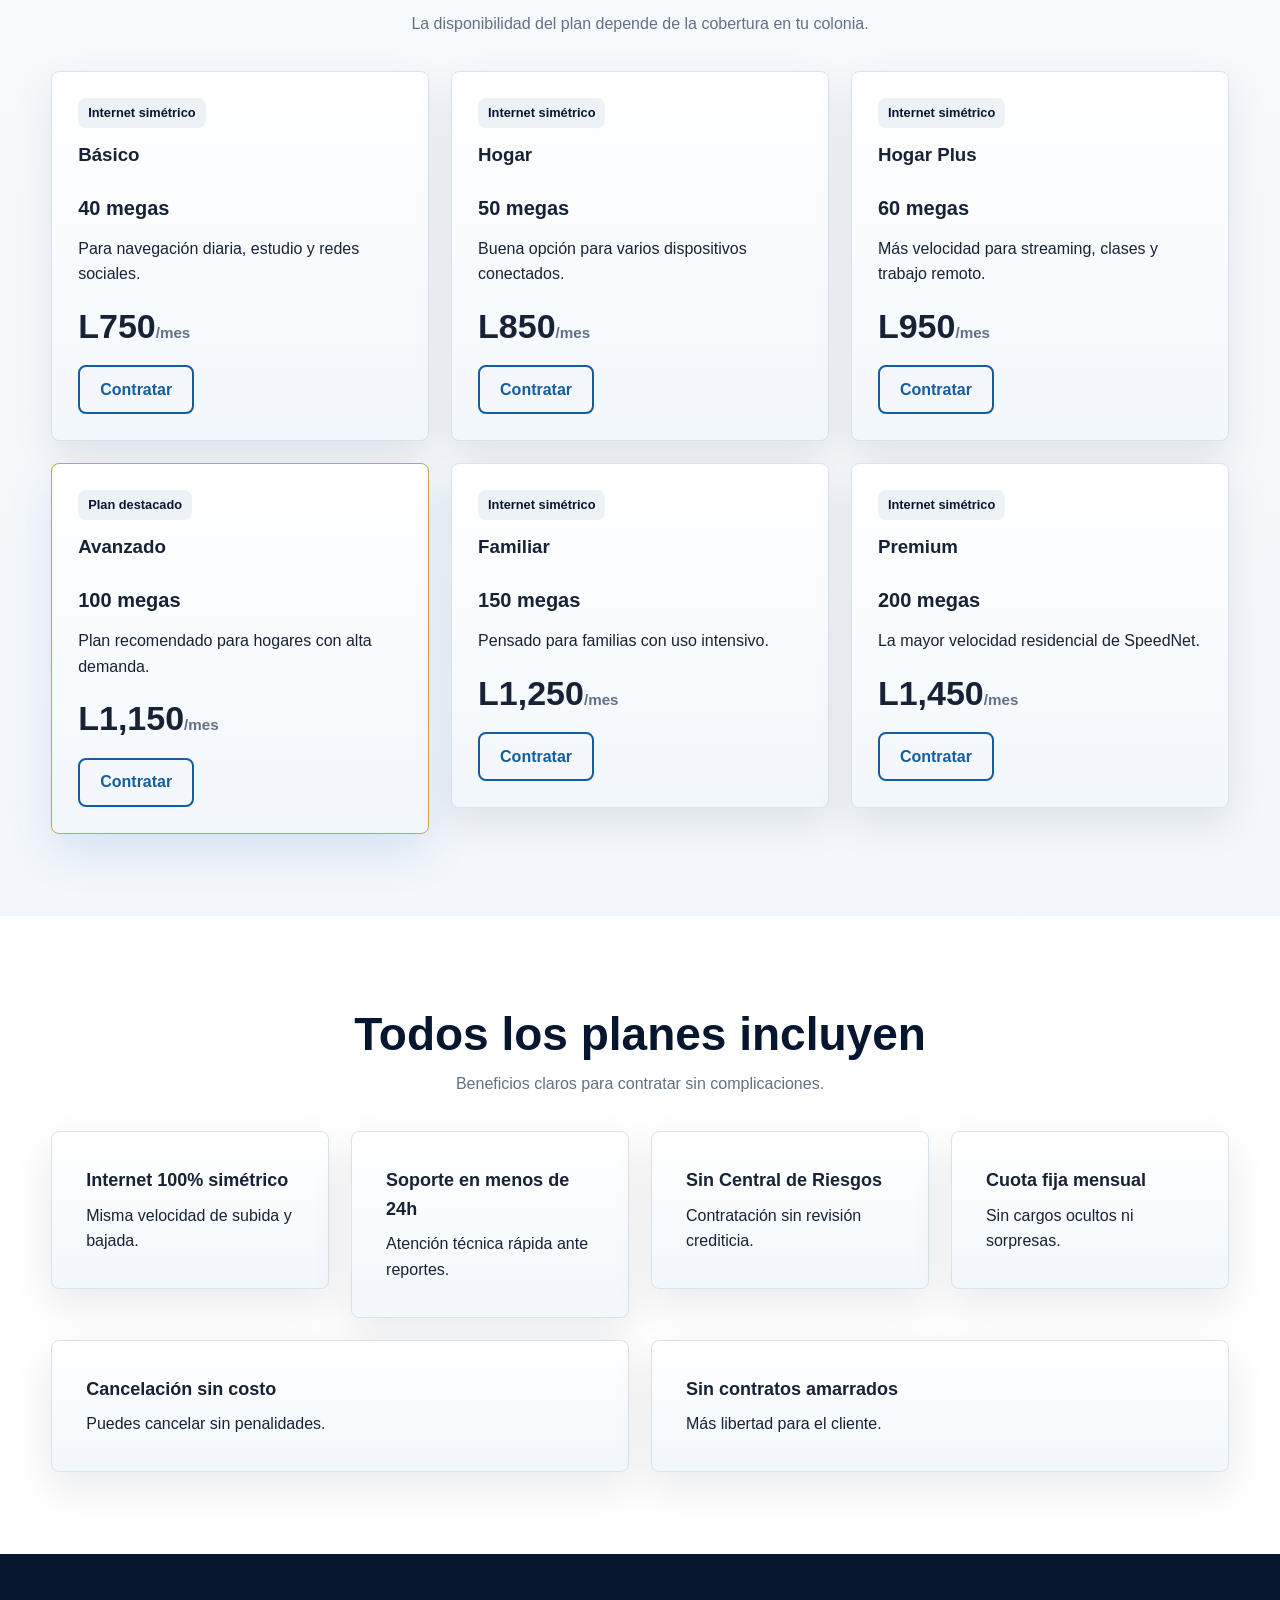
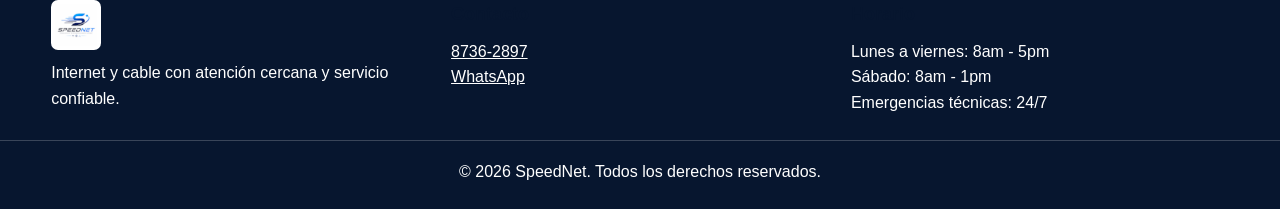
<file: planes.html>
<!DOCTYPE html>
<html lang="es">
<head>
<meta charset="UTF-8">
<meta name="viewport" content="width=device-width,initial-scale=1.0">
<title>SpeedNet - Planes</title>
<meta name="description" content="Consulta los planes de internet residencial disponibles en SpeedNet.">
<link rel="stylesheet" href="css/style.css">
<link rel="stylesheet" href="css/responsive.css">
<link rel="stylesheet" href="css/speednet-2026.css">
</head>
<body>
<header>
    <a class="brand" href="index.html" aria-label="SpeedNet inicio">
        <img src="img/Logo.PNG" alt="SpeedNet">
        <span>SpeedNet</span>
    </a>

        <button class="hmb-button" type="button" aria-label="Abrir menú">☰</button>
    <nav class="hidden">
        <ul id="menu">
            <li><a href="index.html">Inicio</a></li>
            <li><a class="active" href="planes.html">Planes</a></li>
            <li><a href="servicios.html">Servicios</a></li>
            <li><a href="cobertura.html">Cobertura</a></li>
            <li><a href="nosotros.html">Nosotros</a></li>
            <li><a href="contacto.html">Contacto</a></li>
            <li><a href="cotizar.html">Cotizar</a></li>
            <li><a href="soporte.html">Soporte</a></li>
            <li><a href="preguntas.html">Preguntas</a></li>
            <li><a href="avisos.html">Avisos</a></li>
        </ul>
    </nav>
</header>

<main id="contenido"></main>

<footer>
    <div class="container footer-grid">
        <div class="footer-brand">
            <img class="footer-logo" src="img/Logo.PNG" alt="Logotipo de SpeedNet">
            <p>Internet y cable con atención cercana y servicio confiable.</p>
        </div>
        <div>
            <h2>Contacto</h2>
            <a href="tel:+50487362897">8736-2897</a>
            <a href="https://wa.me/50487362897" target="_blank" rel="noopener">WhatsApp</a>
        </div>
        <div>
            <h2>Horario</h2>
            <p>Lunes a viernes: 8am - 5pm</p>
            <p>Sábado: 8am - 1pm</p>
            <p>Emergencias técnicas: 24/7</p>
        </div>
    </div>
    <p class="copyright">© 2026 SpeedNet. Todos los derechos reservados.</p>
</footer>

<script src="js/menu.js"></script>
<script src="js/planes.js"></script>
<script src="js/speednet-2026.js"></script>
</body>
</html>
</file>
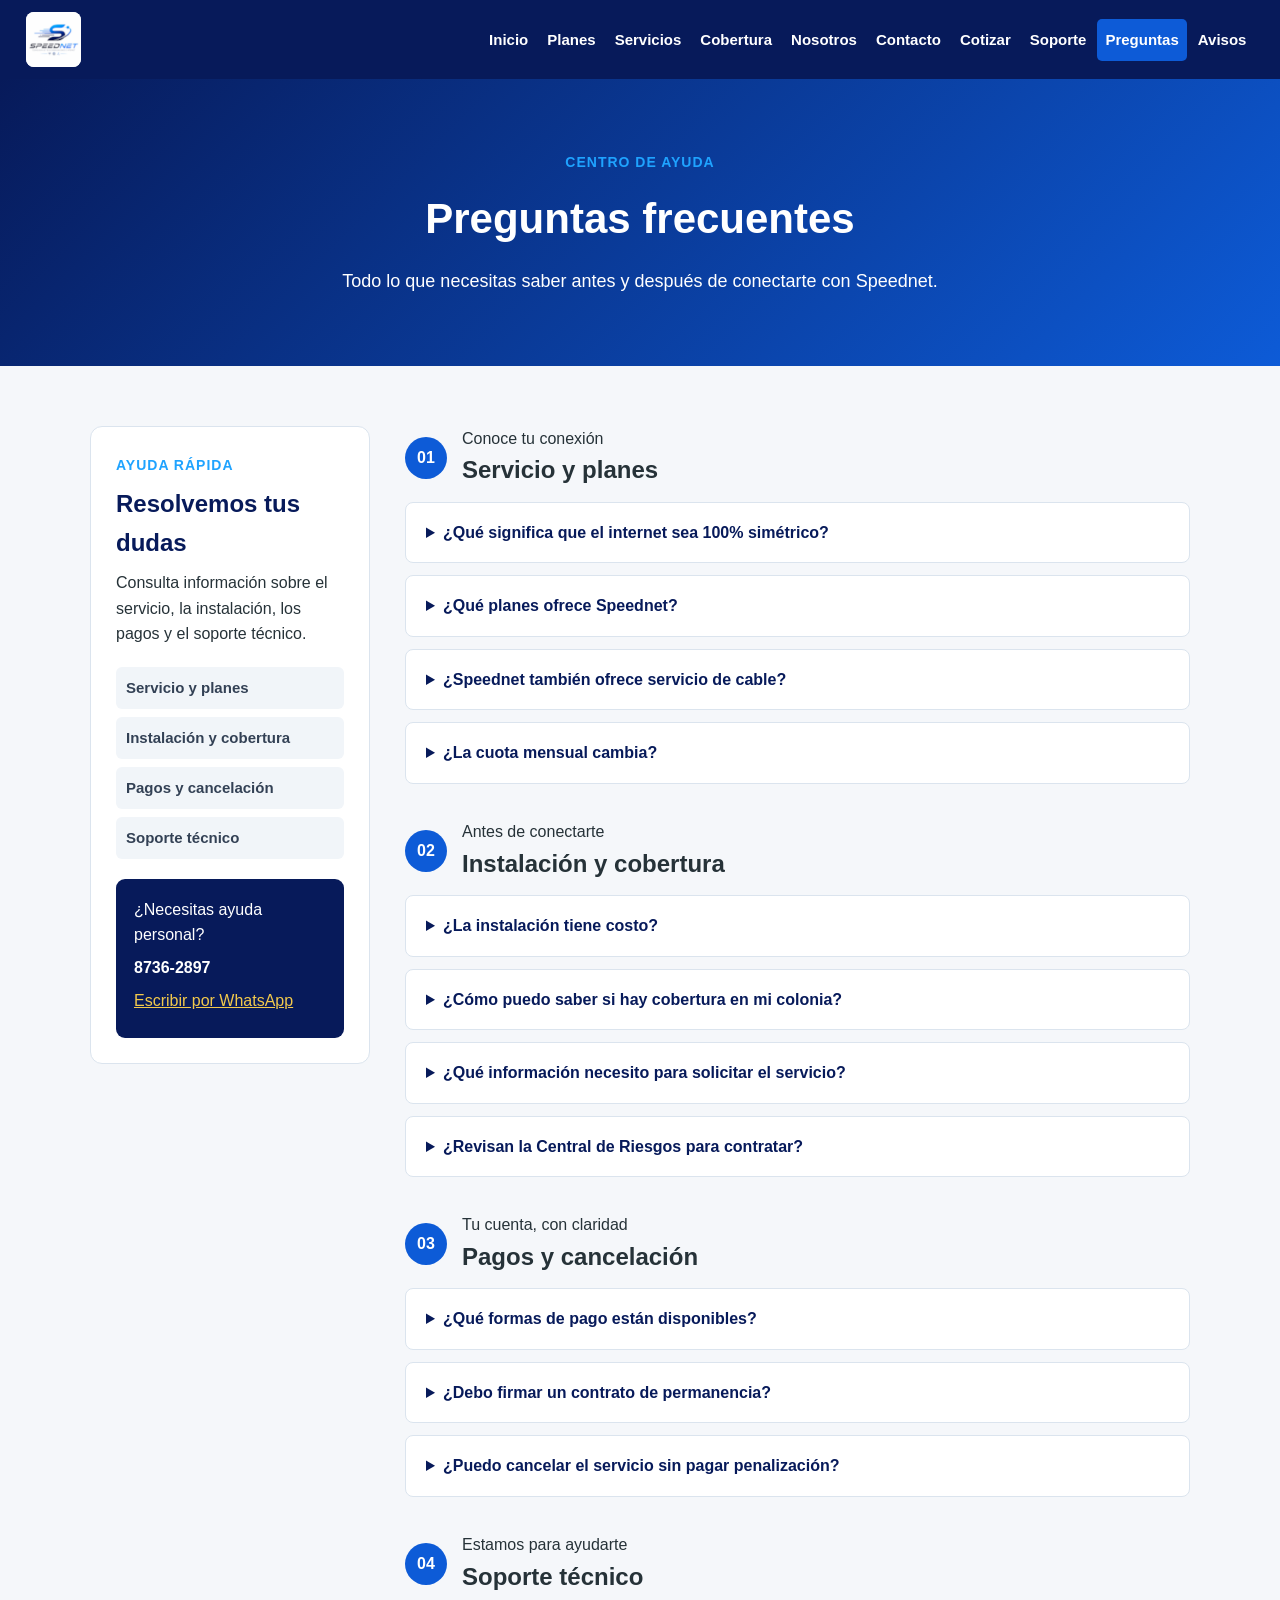
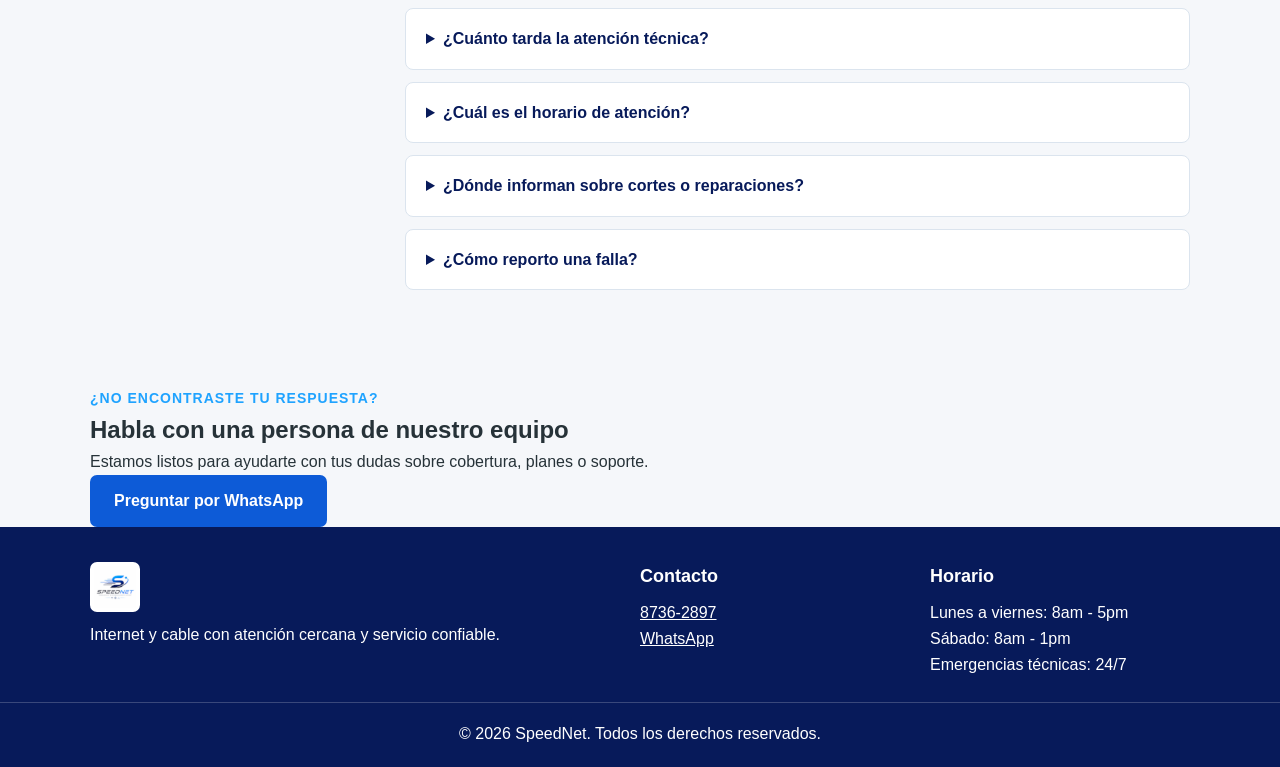
<file: preguntas.html>
<!DOCTYPE html>
<html lang="es">
<head>
    <meta charset="UTF-8">
    <meta name="viewport" content="width=device-width, initial-scale=1.0">
    <meta name="description" content="Respuestas a las preguntas frecuentes sobre planes, instalación, pagos y soporte de Speednet.">
    <title>Preguntas frecuentes | Speednet</title>
    <link rel="stylesheet" href="css/style.css">
    <link rel="stylesheet" href="css/responsive.css">
</head>
<body>
    <header>
        <a class="logo" href="index.html" aria-label="Ir al inicio de Speednet">
            <img src="img/Logo.PNG" alt="Speednet">
        </a>
            <button class="hmb-button" type="button" aria-label="Abrir menú">☰</button>
    <nav class="hidden">
        <ul id="menu">
            <li><a href="index.html">Inicio</a></li>
            <li><a href="planes.html">Planes</a></li>
            <li><a href="servicios.html">Servicios</a></li>
            <li><a href="cobertura.html">Cobertura</a></li>
            <li><a href="nosotros.html">Nosotros</a></li>
            <li><a href="contacto.html">Contacto</a></li>
            <li><a href="cotizar.html">Cotizar</a></li>
            <li><a href="soporte.html">Soporte</a></li>
            <li><a class="active" href="preguntas.html">Preguntas</a></li>
            <li><a href="avisos.html">Avisos</a></li>
        </ul>
    </nav>
    </header>

    <main>
        <section class="page-hero compact-hero">
            <div class="container">
                <span class="eyebrow">Centro de ayuda</span>
                <h1>Preguntas frecuentes</h1>
                <p>Todo lo que necesitas saber antes y después de conectarte con Speednet.</p>
            </div>
        </section>

        <section class="faq-section">
            <div class="container faq-layout">
                <aside class="faq-aside">
                    <span class="section-label">Ayuda rápida</span>
                    <h2>Resolvemos tus dudas</h2>
                    <p>Consulta información sobre el servicio, la instalación, los pagos y el soporte técnico.</p>
                    <nav class="faq-categories" aria-label="Categorías de preguntas">
                        <a href="#servicio">Servicio y planes</a>
                        <a href="#instalacion">Instalación y cobertura</a>
                        <a href="#pagos">Pagos y cancelación</a>
                        <a href="#soporte">Soporte técnico</a>
                    </nav>
                    <div class="help-card">
                        <span>¿Necesitas ayuda personal?</span>
                        <strong>8736-2897</strong>
                        <a href="https://wa.me/50487362897?text=Hola%20Speednet%2C%20necesito%20ayuda%20con%20una%20consulta." target="_blank" rel="noopener">Escribir por WhatsApp</a>
                    </div>
                </aside>

                <div class="faq-content">
                    <section id="servicio" class="faq-group">
                        <div class="faq-group-heading"><span>01</span><div><p>Conoce tu conexión</p><h2>Servicio y planes</h2></div></div>
                        <details class="faq-item">
                            <summary>¿Qué significa que el internet sea 100% simétrico?</summary>
                            <div><p>Significa que recibes la misma velocidad para descargar y subir archivos. Por ejemplo, un plan de 100 megas ofrece hasta 100 megas de bajada y 100 megas de subida, ideal para videollamadas, trabajo remoto, juegos y contenido en la nube.</p></div>
                        </details>
                        <details class="faq-item">
                            <summary>¿Qué planes ofrece Speednet?</summary>
                            <div><p>Ofrecemos planes de 40 megas por L750, 50 megas por L850, 60 megas por L950, 100 megas por L1,150, 150 megas por L1,250 y 200 megas por L1,450 al mes.</p></div>
                        </details>
                        <details class="faq-item">
                            <summary>¿Speednet también ofrece servicio de cable?</summary>
                            <div><p>Sí. Speednet ofrece servicios de internet y cable. Puedes escribirnos al 8736-2897 para consultar la disponibilidad y las opciones vigentes en tu colonia.</p></div>
                        </details>
                        <details class="faq-item">
                            <summary>¿La cuota mensual cambia?</summary>
                            <div><p>No. Tu plan mantiene una cuota fija mensual según la velocidad contratada. Si deseas cambiar de plan, nuestro equipo te informará previamente el nuevo valor.</p></div>
                        </details>
                    </section>

                    <section id="instalacion" class="faq-group">
                        <div class="faq-group-heading"><span>02</span><div><p>Antes de conectarte</p><h2>Instalación y cobertura</h2></div></div>
                        <details class="faq-item">
                            <summary>¿La instalación tiene costo?</summary>
                            <div><p>Actualmente la instalación es gratis como parte de nuestra promoción vigente, siempre que exista cobertura y se cumplan las condiciones técnicas del lugar.</p></div>
                        </details>
                        <details class="faq-item">
                            <summary>¿Cómo puedo saber si hay cobertura en mi colonia?</summary>
                            <div><p>Visita nuestra página de <a href="cobertura.html">Cobertura</a> y busca tu colonia. También puedes enviarnos tu dirección por WhatsApp para que un agente confirme la disponibilidad exacta.</p></div>
                        </details>
                        <details class="faq-item">
                            <summary>¿Qué información necesito para solicitar el servicio?</summary>
                            <div><p>Solo necesitamos tu nombre, número de teléfono, dirección y el plan que te interesa. El formulario de cotización envía esa información directamente a WhatsApp para que un agente continúe el proceso.</p></div>
                        </details>
                        <details class="faq-item">
                            <summary>¿Revisan la Central de Riesgos para contratar?</summary>
                            <div><p>No. Puedes solicitar el servicio sin revisión en la Central de Riesgos. Nuestro equipo únicamente validará la cobertura y los datos necesarios para coordinar la instalación.</p></div>
                        </details>
                    </section>

                    <section id="pagos" class="faq-group">
                        <div class="faq-group-heading"><span>03</span><div><p>Tu cuenta, con claridad</p><h2>Pagos y cancelación</h2></div></div>
                        <details class="faq-item">
                            <summary>¿Qué formas de pago están disponibles?</summary>
                            <div><p>Puedes pagar mediante transferencia bancaria por BAC o Ficohsa. Solicita los datos de la cuenta oficial al equipo de Speednet antes de realizar tu transferencia.</p></div>
                        </details>
                        <details class="faq-item">
                            <summary>¿Debo firmar un contrato de permanencia?</summary>
                            <div><p>No. Speednet no utiliza contratos amarrados. Queremos que permanezcas con nosotros por la calidad del servicio y la atención que recibes.</p></div>
                        </details>
                        <details class="faq-item">
                            <summary>¿Puedo cancelar el servicio sin pagar penalización?</summary>
                            <div><p>Sí. La cancelación no tiene costo ni penalización. Comunícate con nuestro equipo para conocer el procedimiento y dejar tu cuenta al día.</p></div>
                        </details>
                    </section>

                    <section id="soporte" class="faq-group">
                        <div class="faq-group-heading"><span>04</span><div><p>Estamos para ayudarte</p><h2>Soporte técnico</h2></div></div>
                        <details class="faq-item">
                            <summary>¿Cuánto tarda la atención técnica?</summary>
                            <div><p>Nuestro objetivo es atender los reportes técnicos en menos de 24 horas. Las emergencias cuentan con soporte 24/7.</p></div>
                        </details>
                        <details class="faq-item">
                            <summary>¿Cuál es el horario de atención?</summary>
                            <div><p>Atendemos de lunes a viernes de 8am a 5pm y los sábados de 8am a 1pm. El soporte técnico de emergencia está disponible las 24 horas, todos los días.</p></div>
                        </details>
                        <details class="faq-item">
                            <summary>¿Dónde informan sobre cortes o reparaciones?</summary>
                            <div><p>Los avisos de mantenimiento, reparaciones y cortes programados se publican en la sección de Soporte. Allí podrás consultar las novedades más recientes del servicio.</p></div>
                        </details>
                        <details class="faq-item">
                            <summary>¿Cómo reporto una falla?</summary>
                            <div><p>Escríbenos por WhatsApp al 8736-2897 e incluye el nombre del titular, la dirección y una descripción breve del problema. Esto nos ayudará a atenderte con mayor rapidez.</p></div>
                        </details>
                    </section>
                </div>
            </div>
        </section>

        <section class="cta-section">
            <div class="container cta-card">
                <div>
                    <span class="eyebrow">¿No encontraste tu respuesta?</span>
                    <h2>Habla con una persona de nuestro equipo</h2>
                    <p>Estamos listos para ayudarte con tus dudas sobre cobertura, planes o soporte.</p>
                </div>
                <a class="btn btn-gold" href="https://wa.me/50487362897?text=Hola%20Speednet%2C%20tengo%20una%20consulta." target="_blank" rel="noopener">Preguntar por WhatsApp</a>
            </div>
        </section>
    </main>

    <footer>
    <div class="container footer-grid">
        <div class="footer-brand">
            <img class="footer-logo" src="img/Logo.PNG" alt="Logotipo de SpeedNet">
            <p>Internet y cable con atención cercana y servicio confiable.</p>
        </div>
        <div>
            <h2>Contacto</h2>
            <a href="tel:+50487362897">8736-2897</a>
            <a href="https://wa.me/50487362897" target="_blank" rel="noopener">WhatsApp</a>
        </div>
        <div>
            <h2>Horario</h2>
            <p>Lunes a viernes: 8am - 5pm</p>
            <p>Sábado: 8am - 1pm</p>
            <p>Emergencias técnicas: 24/7</p>
        </div>
    </div>
    <p class="copyright">© 2026 SpeedNet. Todos los derechos reservados.</p>
</footer>

    <script src="js/menu.js"></script>
    <script src="js/preguntas.js"></script>
</body>
</html>
</file>
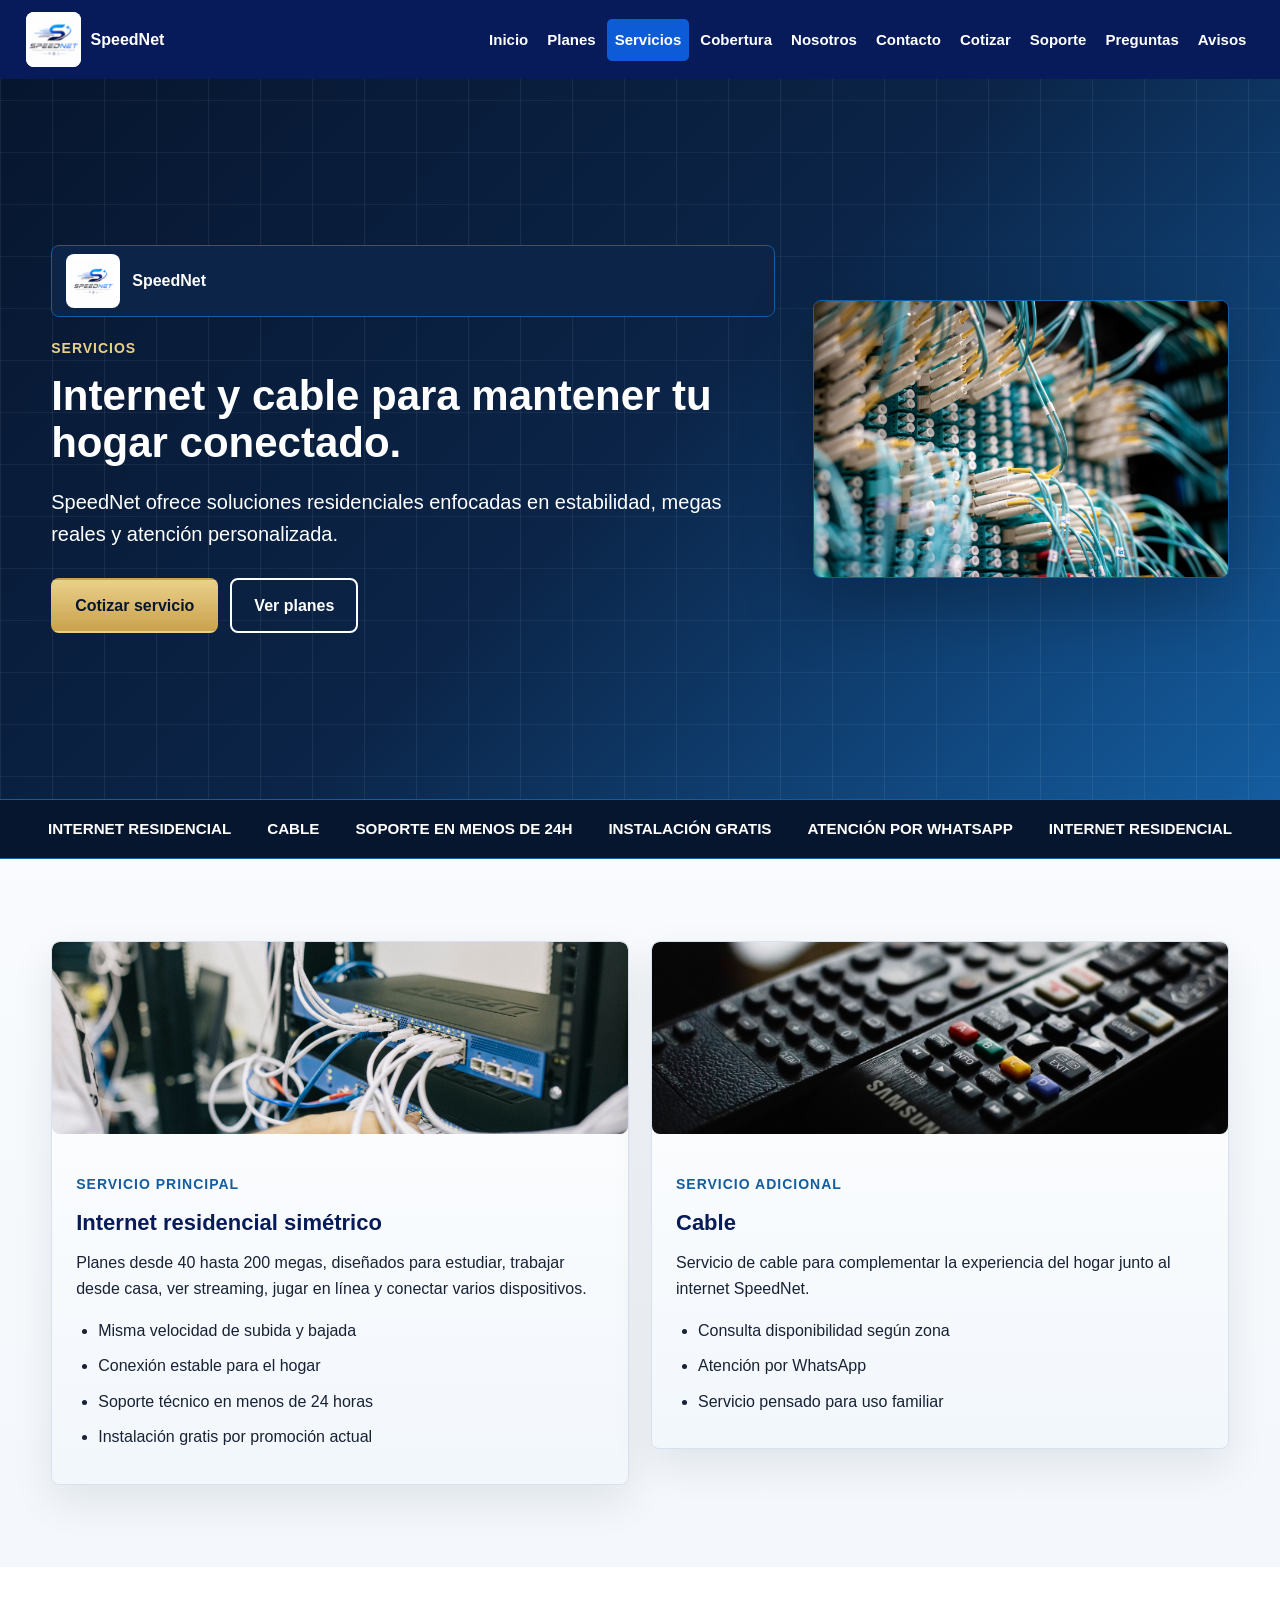
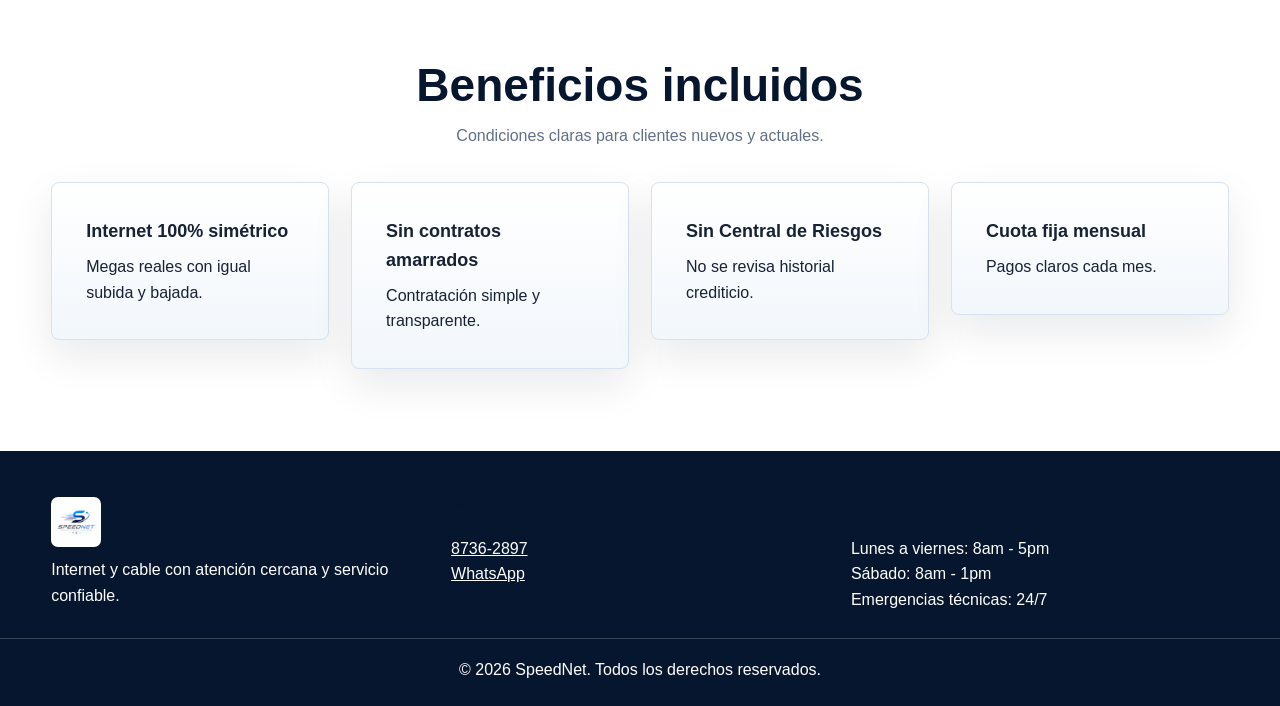
<file: servicios.html>
<!DOCTYPE html>
<html lang="es">
<head>
<meta charset="UTF-8">
<meta name="viewport" content="width=device-width,initial-scale=1.0">
<title>SpeedNet - Servicios</title>
<meta name="description" content="Conoce los servicios de internet, cable y soporte ofrecidos por SpeedNet.">
<link rel="stylesheet" href="css/style.css">
<link rel="stylesheet" href="css/responsive.css">
<link rel="stylesheet" href="css/speednet-2026.css">
</head>
<body>
<header>
    <a class="brand" href="index.html" aria-label="SpeedNet inicio">
        <img src="img/Logo.PNG" alt="SpeedNet">
        <span>SpeedNet</span>
    </a>

        <button class="hmb-button" type="button" aria-label="Abrir menú">☰</button>
    <nav class="hidden">
        <ul id="menu">
            <li><a href="index.html">Inicio</a></li>
            <li><a href="planes.html">Planes</a></li>
            <li><a class="active" href="servicios.html">Servicios</a></li>
            <li><a href="cobertura.html">Cobertura</a></li>
            <li><a href="nosotros.html">Nosotros</a></li>
            <li><a href="contacto.html">Contacto</a></li>
            <li><a href="cotizar.html">Cotizar</a></li>
            <li><a href="soporte.html">Soporte</a></li>
            <li><a href="preguntas.html">Preguntas</a></li>
            <li><a href="avisos.html">Avisos</a></li>
        </ul>
    </nav>
</header>

<main id="contenido"></main>

<footer>
    <div class="container footer-grid">
        <div class="footer-brand">
            <img class="footer-logo" src="img/Logo.PNG" alt="Logotipo de SpeedNet">
            <p>Internet y cable con atención cercana y servicio confiable.</p>
        </div>
        <div>
            <h2>Contacto</h2>
            <a href="tel:+50487362897">8736-2897</a>
            <a href="https://wa.me/50487362897" target="_blank" rel="noopener">WhatsApp</a>
        </div>
        <div>
            <h2>Horario</h2>
            <p>Lunes a viernes: 8am - 5pm</p>
            <p>Sábado: 8am - 1pm</p>
            <p>Emergencias técnicas: 24/7</p>
        </div>
    </div>
    <p class="copyright">© 2026 SpeedNet. Todos los derechos reservados.</p>
</footer>

<script src="js/menu.js"></script>
<script src="js/servicios.js"></script>
<script src="js/speednet-2026.js"></script>
</body>
</html>
</file>
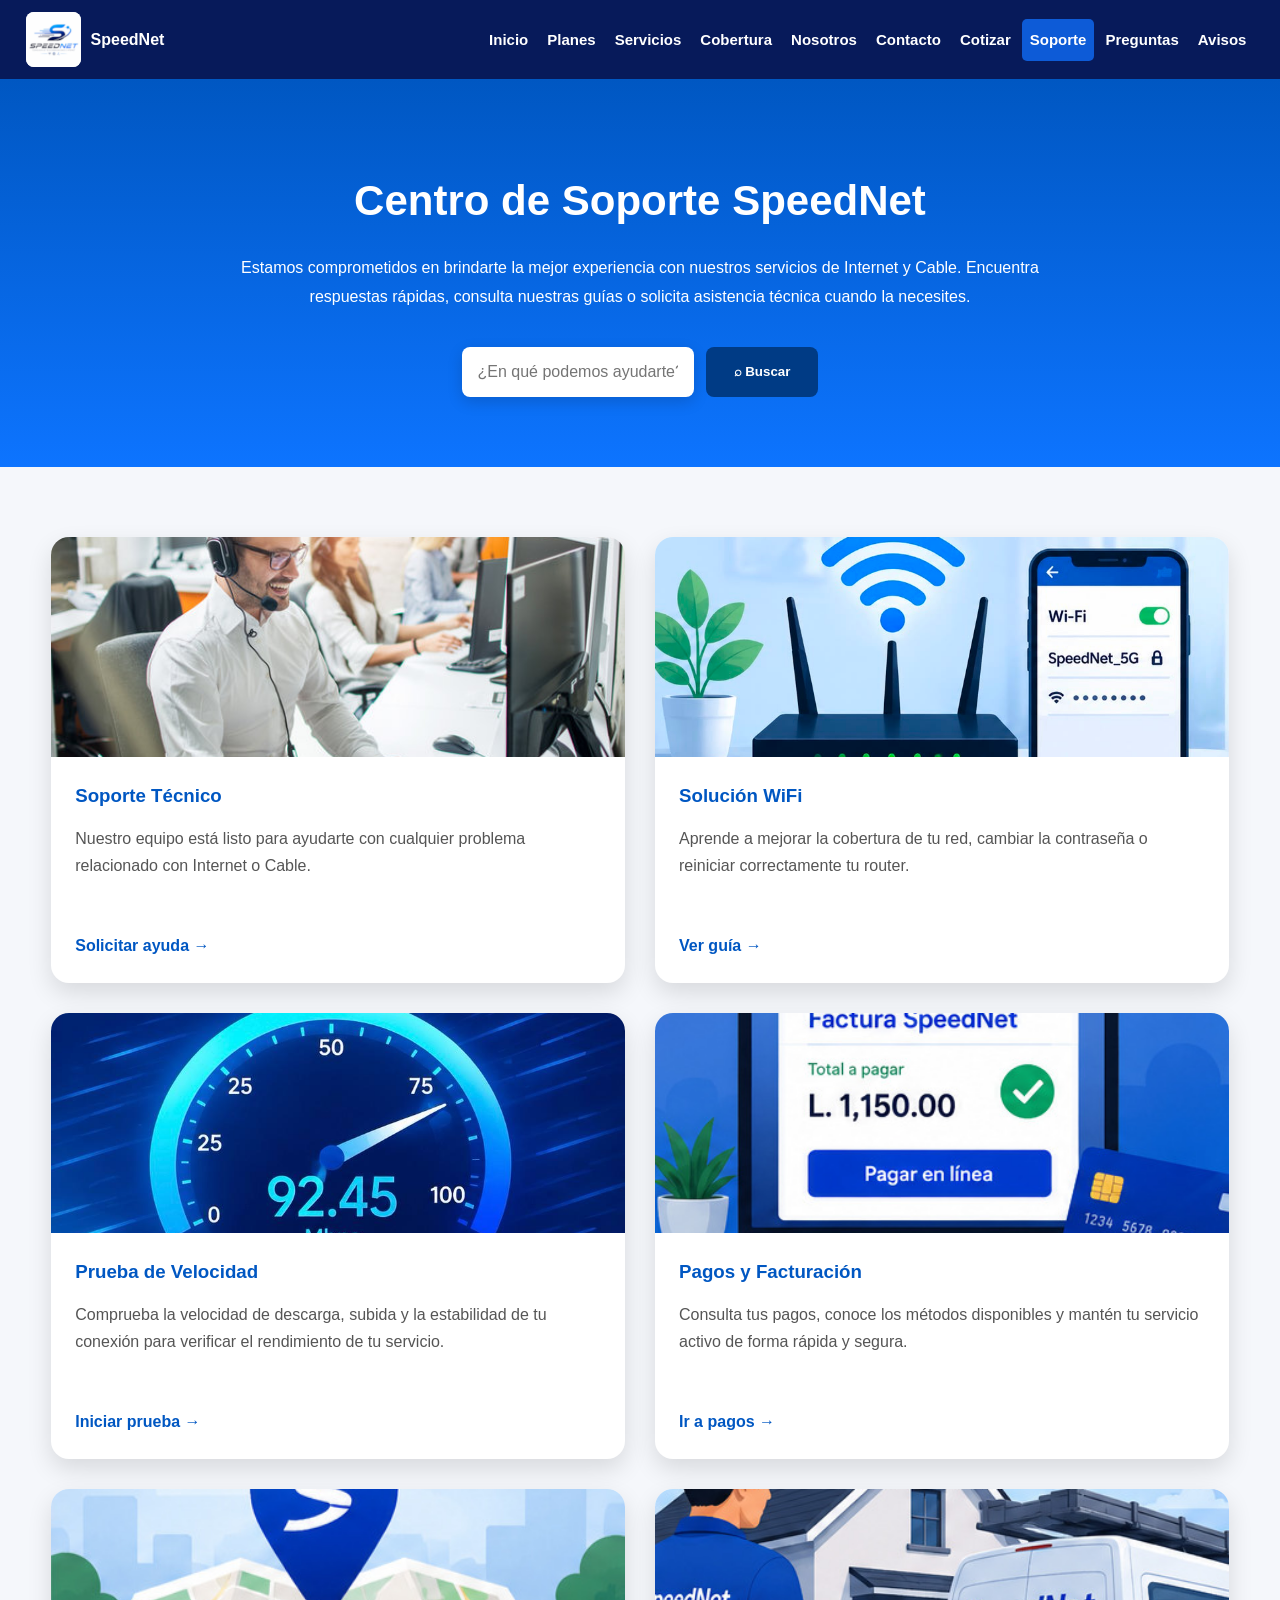
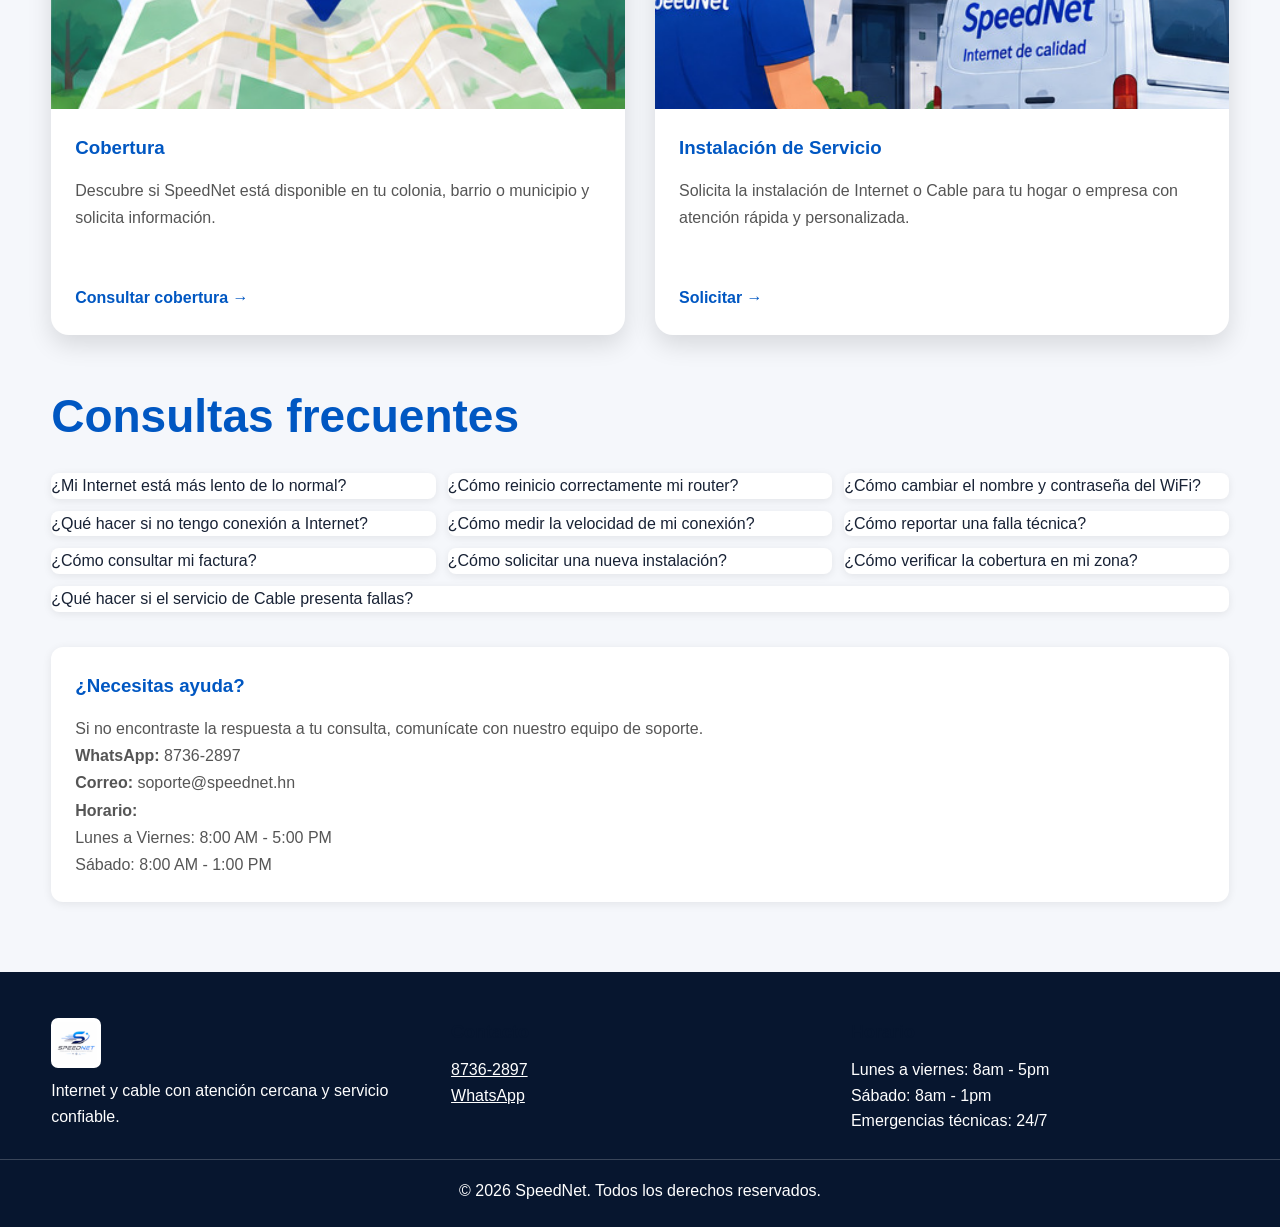
<file: soporte.html>
<!DOCTYPE html>
<html lang="es">
<head>
<meta charset="UTF-8">
<meta name="viewport" content="width=device-width, initial-scale=1.0">
<title>SpeedNet - Soporte</title>
<meta name="description" content="Centro de soporte de SpeedNet con respuestas y ayuda para clientes.">
<link rel="stylesheet" href="css/style.css">
<link rel="stylesheet" href="css/responsive.css">
<link rel="stylesheet" href="css/speednet-2026.css">
</head>

<body>

<header>
    <a class="brand" href="index.html">
        <img src="img/Logo.PNG" alt="SpeedNet">
        <span>SpeedNet</span>
    </a>

        <button class="hmb-button" type="button" aria-label="Abrir menú">☰</button>
    <nav class="hidden">
        <ul id="menu">
            <li><a href="index.html">Inicio</a></li>
            <li><a href="planes.html">Planes</a></li>
            <li><a href="servicios.html">Servicios</a></li>
            <li><a href="cobertura.html">Cobertura</a></li>
            <li><a href="nosotros.html">Nosotros</a></li>
            <li><a href="contacto.html">Contacto</a></li>
            <li><a href="cotizar.html">Cotizar</a></li>
            <li><a class="active" href="soporte.html">Soporte</a></li>
            <li><a href="preguntas.html">Preguntas</a></li>
            <li><a href="avisos.html">Avisos</a></li>
        </ul>
    </nav>
</header>

<main>

<section class="banner-soporte">
    <div class="container">
        <h1>Centro de Soporte SpeedNet</h1>
        <p>
            Estamos comprometidos en brindarte la mejor experiencia con nuestros
            servicios de Internet y Cable. Encuentra respuestas rápidas,
            consulta nuestras guías o solicita asistencia técnica cuando la necesites.
        </p>

        <div class="buscador">
            <input type="text" id="buscar" placeholder="¿En qué podemos ayudarte?">
            <button>
                <span aria-hidden="true">⌕</span>
                Buscar
            </button>
        </div>
    </div>
</section>

<section class="contenido-soporte">
<div class="container soporte-grid">

    <div class="consultas">
        <h2>Consultas frecuentes</h2>

        <ul id="listaConsultas">
            <li>¿Mi Internet está más lento de lo normal?</li>
            <li>¿Cómo reinicio correctamente mi router?</li>
            <li>¿Cómo cambiar el nombre y contraseña del WiFi?</li>
            <li>¿Qué hacer si no tengo conexión a Internet?</li>
            <li>¿Cómo medir la velocidad de mi conexión?</li>
            <li>¿Cómo reportar una falla técnica?</li>
            <li>¿Cómo consultar mi factura?</li>
            <li>¿Cómo solicitar una nueva instalación?</li>
            <li>¿Cómo verificar la cobertura en mi zona?</li>
            <li>¿Qué hacer si el servicio de Cable presenta fallas?</li>
        </ul>

        <div class="info-speednet">
            <h3>¿Necesitas ayuda?</h3>
            <p>Si no encontraste la respuesta a tu consulta, comunícate con nuestro equipo de soporte.</p>
            <p><strong>WhatsApp:</strong> 8736-2897</p>
            <p><strong>Correo:</strong> soporte@speednet.hn</p>
            <p><strong>Horario:</strong><br>
            Lunes a Viernes: 8:00 AM - 5:00 PM<br>
            Sábado: 8:00 AM - 1:00 PM</p>
        </div>
    </div>

    <div class="tarjetas-soporte">

        <div class="card-soporte">
            <img src="img/soporte-tecnico.jpg" alt="Soporte Técnico">
            <div class="card-body">
                <h3>Soporte Técnico</h3>
                <p>Nuestro equipo está listo para ayudarte con cualquier problema relacionado con Internet o Cable.</p>
                <a href="#">Solicitar ayuda →</a>
            </div>
        </div>

        <div class="card-soporte">
            <img src="img/wifi.jpg" alt="WiFi">
            <div class="card-body">
                <h3>Solución WiFi</h3>
                <p>Aprende a mejorar la cobertura de tu red, cambiar la contraseña o reiniciar correctamente tu router.</p>
                <a href="#">Ver guía →</a>
            </div>
        </div>

        <div class="card-soporte">
            <img src="img/velocidad.jpg" alt="Prueba de Velocidad">
            <div class="card-body">
                <h3>Prueba de Velocidad</h3>
                <p>Comprueba la velocidad de descarga, subida y la estabilidad de tu conexión para verificar el rendimiento de tu servicio.</p>
                <a href="#">Iniciar prueba →</a>
            </div>
        </div>

        <div class="card-soporte">
            <img src="img/pagos.jpg" alt="Pagos y Facturación">
            <div class="card-body">
                <h3>Pagos y Facturación</h3>
                <p>Consulta tus pagos, conoce los métodos disponibles y mantén tu servicio activo de forma rápida y segura.</p>
                <a href="#">Ir a pagos →</a>
            </div>
        </div>

        <div class="card-soporte">
            <img src="img/cobertura.jpg" alt="Cobertura">
            <div class="card-body">
                <h3>Cobertura</h3>
                <p>Descubre si SpeedNet está disponible en tu colonia, barrio o municipio y solicita información.</p>
                <a href="#">Consultar cobertura →</a>
            </div>
        </div>

        <div class="card-soporte">
            <img src="img/instalacion.jpg" alt="Instalación">
            <div class="card-body">
                <h3>Instalación de Servicio</h3>
                <p>Solicita la instalación de Internet o Cable para tu hogar o empresa con atención rápida y personalizada.</p>
                <a href="#">Solicitar →</a>
            </div>
        </div>

    </div>

</div>
</section>

</main>

<footer>
    <div class="container footer-grid">
        <div class="footer-brand">
            <img class="footer-logo" src="img/Logo.PNG" alt="Logotipo de SpeedNet">
            <p>Internet y cable con atención cercana y servicio confiable.</p>
        </div>
        <div>
            <h2>Contacto</h2>
            <a href="tel:+50487362897">8736-2897</a>
            <a href="https://wa.me/50487362897" target="_blank" rel="noopener">WhatsApp</a>
        </div>
        <div>
            <h2>Horario</h2>
            <p>Lunes a viernes: 8am - 5pm</p>
            <p>Sábado: 8am - 1pm</p>
            <p>Emergencias técnicas: 24/7</p>
        </div>
    </div>
    <p class="copyright">© 2026 SpeedNet. Todos los derechos reservados.</p>
</footer>

<script src="js/menu.js"></script>
<script src="js/soporte.js"></script>

</body>
</html>
</file>
<file: css/style.css>
:root{
    --azul:#0d5bd7;
    --azul-oscuro:#071a5a;
    --celeste:#eaf3ff;
    --amarillo:#f2c94c;
    --blanco:#ffffff;
    --gris:#f5f7fa;
    --texto:#263238;
}

*{box-sizing:border-box;margin:0;padding:0}
html{scroll-behavior:smooth}
body{font-family:Arial,sans-serif;background:var(--gris);color:var(--texto);line-height:1.6;overflow-x:hidden}
img{max-width:100%;display:block}
a{color:var(--azul)}
.container{width:90%;max-width:1100px;margin:auto}

header{display:flex;align-items:center;justify-content:space-between;gap:20px;background:var(--azul-oscuro);padding:12px 2%}
.logo,.brand{display:flex;align-items:center;gap:10px;color:white;text-decoration:none;font-weight:bold}
.logo img,.brand img{width:55px;height:55px;object-fit:contain;background:white;border-radius:8px}
nav ul{display:flex;flex-wrap:nowrap;justify-content:center;gap:3px;list-style:none}
nav a{display:block;color:white;text-decoration:none;font-size:15px;font-weight:bold;padding:9px 8px;border-radius:5px}
nav a:hover,nav a.active{background:var(--azul)}
#menu-toggle,.hmb-button{display:none;background:transparent;border:0;color:white;font-size:30px;cursor:pointer}

.hero{min-height:480px;display:flex;align-items:center;text-align:center;color:white;background:linear-gradient(rgba(7,26,90,.88),rgba(13,91,215,.82)),url("../img/wifi.jpg") center/cover}
.hero h1{font-size:48px;line-height:1.15;margin:14px 0}
.hero p{font-size:19px;margin-bottom:22px}
.btn{display:inline-block;padding:11px 22px;border:2px solid var(--azul);border-radius:7px;background:var(--azul);color:white;text-decoration:none;font-weight:bold;cursor:pointer}
.btn:hover{opacity:.9}
.btn-yellow{background:var(--amarillo);border-color:var(--amarillo);color:var(--azul-oscuro)}
.btn-light{background:white;border-color:white;color:var(--azul)}

.section{padding:60px 0}
.section-alt{background:var(--celeste)}
.card{background:white;border:1px solid #dbe4ee;border-radius:12px;padding:25px}
.card h2,.card h3{color:var(--azul-oscuro);margin-bottom:10px}
.card img{width:100%;height:190px;object-fit:cover;border-radius:8px;margin-bottom:15px}

.faq-item{background:white;border:1px solid #dbe4ee;border-radius:8px;margin-bottom:12px;overflow:hidden}
.faq-item summary{padding:17px 20px;color:var(--azul-oscuro);font-weight:bold;cursor:pointer}
.faq-item div{padding:0 20px 18px}

footer{background:var(--azul-oscuro);color:white;padding:35px 0 20px}
.footer-grid{display:grid;grid-template-columns:2fr 1fr 1fr;gap:30px}
footer h2{font-size:18px;margin-bottom:10px}
footer a{display:block;color:white}
.footer-brand{display:flex;flex-direction:column;align-items:flex-start;gap:10px}
.footer-brand .footer-logo{width:50px;height:50px;object-fit:contain;padding:4px;background:white;border-radius:7px}
.copyright{text-align:center;margin-top:25px;padding-top:18px;border-top:1px solid rgba(255,255,255,.2)}

/* Inicio */
.home-hero{min-height:520px;display:flex;align-items:center;text-align:center;color:white;background:linear-gradient(rgba(7,26,90,.88),rgba(13,91,215,.82)),url("../img/wifi.jpg") center/cover}
.home-hero-content{max-width:760px}
.home-hero h1{font-size:52px;line-height:1.15;margin:15px 0}
.home-hero p{font-size:20px;margin-bottom:25px}
.home-buttons{display:flex;justify-content:center;gap:12px;flex-wrap:wrap}
.btn-light{background:white;border-color:white;color:var(--azul)}
.home-section{padding:65px 0}
.home-heading{max-width:650px;margin:0 auto 35px;text-align:center}
.home-heading h2{margin:8px 0;color:var(--azul-oscuro)}
.home-grid{display:grid;grid-template-columns:repeat(3,1fr);gap:20px}
.home-card{background:white;border:1px solid #dbe4ee;border-radius:12px;padding:28px;text-align:center}
.home-card h3{color:var(--azul-oscuro);margin-bottom:8px}
.home-icon{display:grid;place-items:center;width:48px;height:48px;margin:0 auto 15px;border-radius:50%;background:var(--celeste);color:var(--azul);font-weight:bold}

/* Carrusel basado en el ejercicio visto en clase */
.carusel{position:relative;width:100vw;height:520px;overflow:hidden}
.carusel .carusel-lane{display:flex;transition:transform 1s ease}
.carusel .carusel-lane>section{width:100vw;height:520px;flex-shrink:0}
.carusel .carusel-btn{display:flex;justify-content:center;align-items:center;position:absolute;width:3rem;height:6rem;font-size:1.2rem;font-weight:bolder;top:50%;background-color:rgba(255,255,255,.85);color:var(--azul-oscuro);transform:translateY(-50%);cursor:pointer}
.carusel .carusel-btn-left{left:0}
.carusel .carusel-btn-right{right:0}
.carusel .carusel-idx-btns{position:absolute;padding:1rem;bottom:0;left:50%;transform:translateX(-50%);display:flex;gap:.5rem}
.carusel .carusel-idx-btn{width:2rem;height:7px;border-radius:3px;background-color:#ccc;cursor:pointer}
.carusel .carusel-idx-btn.active{background-color:var(--amarillo)}
.slide-inicio{background:linear-gradient(rgba(7,26,90,.88),rgba(13,91,215,.82)),url("../img/wifi.jpg") center/cover}
.slide-cobertura{background:linear-gradient(rgba(7,26,90,.88),rgba(13,91,215,.82)),url("../img/cobertura.jpg") center/cover}
.slide-soporte{background:linear-gradient(rgba(7,26,90,.88),rgba(13,91,215,.82)),url("../img/soporte-tecnico.jpg") center/cover}

/* Cobertura */
.page-hero{background:linear-gradient(135deg,var(--azul-oscuro),var(--azul));color:white;text-align:center;padding:70px 20px}
.page-hero .container{max-width:800px}
.page-hero h1{font-size:42px;margin:10px 0 15px}
.page-hero p{font-size:18px}
.eyebrow,.section-label{color:#1fa3ff;font-size:14px;font-weight:bold;text-transform:uppercase;letter-spacing:1px}
.coverage-section,.faq-section{padding:60px 0}
.search-panel{display:grid;grid-template-columns:1fr 1fr;gap:35px;align-items:center;background:white;border-radius:14px;padding:30px;box-shadow:0 8px 24px rgba(0,0,0,.08)}
.search-panel h2{text-align:left;margin:8px 0;color:var(--azul-oscuro)}
.search-control label{display:block;font-weight:bold;margin-bottom:8px}
.search-input-wrap{display:flex;align-items:center;gap:8px;border:1px solid #cbd5e1;border-radius:8px;padding:8px 10px}
.search-input-wrap input{flex:1;min-width:0;border:0;outline:0;font-size:16px}
.search-input-wrap button{border:0;border-radius:6px;background:var(--celeste);color:var(--azul);padding:8px 12px;cursor:pointer}
.coverage-status{display:flex;justify-content:space-between;gap:15px;margin:25px 0 15px;padding:15px 18px;background:var(--celeste);border-left:4px solid var(--azul);border-radius:6px}
.coverage-grid{display:grid;grid-template-columns:repeat(3,1fr);gap:15px}
.coverage-card{display:grid;grid-template-columns:auto 1fr;gap:8px 12px;align-items:center;background:white;border:1px solid #dbe4ee;border-radius:10px;padding:18px}
.coverage-card h3{margin:0;color:var(--azul-oscuro)}
.coverage-card a{grid-column:2;font-weight:bold;text-decoration:none}
.coverage-dot{width:10px;height:10px;border-radius:50%;background:#22c55e}
.no-results{margin-top:20px;background:white;border-radius:12px;padding:30px;text-align:center}
.benefit-strip{background:var(--azul-oscuro);color:white;padding:28px 0}
.benefit-strip-grid{display:grid;grid-template-columns:repeat(3,1fr);gap:20px;text-align:center}
.benefit-strip-grid strong,.benefit-strip-grid span{display:block}
.benefit-strip-grid span{font-size:14px;color:#dbeafe}

/* Preguntas */
.faq-layout{display:grid;grid-template-columns:280px 1fr;gap:35px;align-items:start}
.faq-aside{background:white;border-radius:12px;padding:25px;border:1px solid #dbe4ee}
.faq-aside h2{text-align:left;margin:8px 0;color:var(--azul-oscuro)}
.faq-categories{display:flex;flex-direction:column;gap:8px;margin:20px 0}
.faq-categories a{color:#334155;text-decoration:none;padding:9px 10px;border-radius:6px;background:#f1f5f9}
.help-card{background:var(--azul-oscuro);color:white;border-radius:9px;padding:18px}
.help-card span,.help-card strong,.help-card a{display:block;margin-bottom:7px}
.help-card a{color:var(--amarillo)}
.faq-group{margin-bottom:35px}
.faq-group-heading{display:flex;align-items:center;gap:15px;margin-bottom:12px}
.faq-group-heading>span{display:grid;place-items:center;width:42px;height:42px;border-radius:50%;background:var(--azul);color:white;font-weight:bold}
.faq-group-heading p,.faq-group-heading h2{margin:0;text-align:left}
.faq-item summary{color:var(--azul-oscuro)}

@media(max-width:800px){
    .home-hero h1,.page-hero h1{font-size:36px}
    .home-grid,.search-panel,.faq-layout{grid-template-columns:1fr}
    .coverage-grid{grid-template-columns:1fr 1fr}
    .benefit-strip-grid{grid-template-columns:1fr}
}

@media(max-width:520px){
    .coverage-grid{grid-template-columns:1fr}
    .coverage-status{display:block}
}
</file>
<file: css/responsive.css>
@media(max-width:1000px){
    header{flex-wrap:wrap;padding:12px 20px}
    #menu-toggle,.hmb-button{display:block}
    header nav{width:100%}
    header nav.hidden{display:none}
    nav ul{flex-direction:column}
    nav li{text-align:center}
}

@media(max-width:800px){
    .hero h1{font-size:36px}
    .footer-grid{grid-template-columns:1fr}
}

@media(max-width:520px){
    .hero{min-height:420px}
    .hero h1{font-size:31px}
}
</file>
<file: css/speednet-2026.css>
body{
    overflow-x:hidden;
    background-color:#F6F8FB;
    background-image:linear-gradient(#FFFFFF,#EEF4FA);
    color:#182235;
    font-family:"Segoe UI", Arial, Helvetica, sans-serif;
}

.container{
    width:92%;
    max-width:73.75rem;
    margin:0px auto;
}

.hero{
    display:flex;
    align-items:center;
    min-height:80vh;
    padding:4.5rem 0px;
    text-align:left;
    background-color:#07162F;
    background-image:
        linear-gradient(90deg, rgba(255,255,255,0.07) 1px, transparent 1px),
        linear-gradient(0deg, rgba(255,255,255,0.05) 1px, transparent 1px),
        linear-gradient(135deg, #07162F, #0B2447 50%, #145DA0);
    background-size:52px 52px, 52px 52px, 100% 100%;
}

.hero-layout{
    display:flex;
    flex-direction:column;
    gap:2.375rem;
}

.hero-copy{
    min-width:0px;
}

.hero-photo{
    overflow:hidden;
    max-width:26rem;
    margin:0px auto;
    border:1px solid #145DA0;
    border-radius:8px;
    box-shadow:0px 24px 70px rgba(0,0,0,0.28);
}

.hero-photo img{
    display:block;
    width:100%;
    max-width:100%;
    height:auto;
    min-height:14rem;
    object-fit:cover;
}

.hero-mark{
    display:flex;
    align-items:center;
    gap:0.75rem;
    margin-bottom:1.25rem;
    padding:0.5rem 0.875rem;
    background-color:#0B2447;
    border:1px solid #145DA0;
    border-radius:8px;
}

.hero-mark img{
    display:block;
    width:3.375rem;
    height:3.375rem;
    object-fit:contain;
    padding:0.3rem;
    background-color:#FFFFFF;
    border-radius:8px;
}

.hero-mark strong{
    color:#FFFFFF;
}

.eyebrow{
    display:block;
    margin-bottom:0.625rem;
    color:#145DA0;
    font-size:0.875rem;
    font-weight:800;
    text-transform:uppercase;
}

.hero .eyebrow{
    color:#EAD08A;
}

.hero h1{
    max-width:51.25rem;
    margin-bottom:1.25rem;
    font-size:2.125rem;
    line-height:1.1;
    color:#FFFFFF;
}

.hero p{
    max-width:45rem;
    margin-bottom:1.75rem;
    color:#FFFFFF;
    font-size:1.25rem;
}

.hero-actions,
.action-row{
    display:flex;
    flex-direction:column;
    flex-wrap:wrap;
    gap:0.75rem;
}

.btn{
    display:flex;
    align-items:center;
    justify-content:center;
    width:100%;
    min-height:2.875rem;
    padding:0.8rem 1.375rem;
    border:2px solid transparent;
    border-radius:8px;
    font-weight:800;
    text-decoration:none;
    cursor:pointer;
}

.btn-primary{
    background-color:#EAD08A;
    background-image:linear-gradient(#EAD08A,#C9A24D);
    color:#07162F;
}

.btn-outline{
    border-color:#FFFFFF;
    background-color:transparent;
    background-image:none;
    color:#FFFFFF;
}

.section{
    padding:3.25rem 0px;
}

.section-alt{
    background-color:#FFFFFF;
}

.section-header{
    max-width:47.5rem;
    margin:0px auto 2.125rem auto;
    text-align:center;
}

h2{
    color:#07162F;
    font-size:1.75rem;
}

h3{
    color:#07162F;
}

.section-header p,
.muted{
    color:#627086;
}

.card{
    width:auto;
    height:100%;
    margin:0px;
    padding:1.625rem;
    border:1px solid #D8E2EE;
    border-radius:8px;
    background-color:#FFFFFF;
    background-image:none;
    box-shadow:0px 12px 35px rgba(7,22,47,0.08);
}

.card strong{
    display:block;
    margin-bottom:0.5rem;
    color:#07162F;
    font-size:1.125rem;
}

.image-card{
    overflow:hidden;
    padding:0px;
}

.image-card img{
    display:block;
    width:100%;
    max-width:100%;
    height:12rem;
    object-fit:cover;
}

.image-card-content{
    padding:1.5rem;
}

.image-card-content h2,
.mv-grid .card h2{
    font-size:1.375rem;
    text-align:left;
}

.media-band{
    display:flex;
    flex-direction:column;
    gap:1.75rem;
}

.media-band img{
    display:block;
    width:100%;
    max-width:100%;
    min-height:19.375rem;
    object-fit:cover;
    border-radius:8px;
    box-shadow:0px 18px 50px rgba(7,22,47,0.13);
}

.plans-grid,
.benefits-grid,
.mv-grid,
.service-grid,
.footer-grid{
    display:flex;
    flex-wrap:wrap;
    gap:1.375rem;
}

.plans-grid .plan-card,
.benefits-grid .card,
.service-grid .card,
.mv-grid .card,
.footer-grid div{
    flex:1 1 100%;
    min-width:0px;
}

.plan-card{
    display:flex;
    flex-direction:column;
    align-items:flex-start;
    gap:0.75rem;
    min-height:18.4rem;
    border-bottom:4px solid #145DA0;
}

.plan-card.featured{
    border-color:#C9A24D;
    box-shadow:0px 18px 45px rgba(20,93,160,0.13);
}

.plan-badge{
    display:inline-block;
    padding:0.3rem 0.625rem;
    border-radius:8px;
    background-color:#EDF2F7;
    color:#07162F;
    font-size:0.8rem;
    font-weight:800;
}

.plan-mb{
    color:#145DA0;
    font-size:1.25rem;
    font-weight:800;
}

.plan-price{
    color:#145DA0;
    font-size:2.125rem;
    font-weight:900;
}

.plan-price span{
    color:#627086;
    font-size:0.95rem;
    font-weight:600;
}

.plan-card .btn,
.benefits-grid .card .btn{
    width:auto;
    min-height:auto;
    padding:0.6rem 1.25rem;
    border-radius:8px;
}

.benefits-grid .card{
    display:flex;
    flex-direction:column;
    justify-content:center;
    padding:2.125rem;
    border-bottom:4px solid #145DA0;
}

.plan-card,
.benefits-grid .card,
.service-grid .card,
.mv-grid .card,
.image-card{
    color:#182235;
    background-color:#F2F7FC;
    background-image:linear-gradient(#FFFFFF,#F2F7FC);
    border:1px solid #D8E2EE;
    box-shadow:0px 16px 42px rgba(7,22,47,0.09);
}

.plan-card h3,
.plan-card p,
.benefits-grid .card h3,
.benefits-grid .card strong,
.benefits-grid .card p,
.service-grid .card h3,
.service-grid .card p,
.mv-grid .card h2,
.mv-grid .card h3,
.mv-grid .card p{
    color:#182235;
}

.plan-card .btn-outline,
.benefits-grid .card .btn-outline,
.service-grid .card .btn-outline,
.mv-grid .card .btn-outline{
    border-color:#145DA0;
    background-color:transparent;
    color:#145DA0;
}

.service-list{
    margin:1rem 0px 0px 1.375rem;
}

.service-list li{
    margin:0.625rem 0px;
}

footer{
    padding:2.875rem 0px 1.5rem 0px;
    background-color:#07162F;
    text-align:left;
}

footer h3{
    margin-bottom:0.75rem;
    color:#FFFFFF;
}

footer p{
    color:#FFFFFF;
}

.marquee{
    overflow:hidden;
    border-top:1px solid #145DA0;
    border-bottom:1px solid #145DA0;
    background-color:#07162F;
    color:#FFFFFF;
}

.marquee-track{
    display:flex;
    flex-wrap:wrap;
    justify-content:center;
}

.marquee-track span{
    display:flex;
    align-items:center;
    gap:1.125rem;
    padding:1.05rem 1.125rem;
    color:#FFFFFF;
    font-size:0.95rem;
    font-weight:800;
    text-transform:uppercase;
}

.banner-soporte{
    padding:5.5rem 1.25rem 4.375rem 1.25rem;
    background-image:linear-gradient(#0057c2,#0d74ff);
    color:#fff;
    text-align:center;
}

.banner-soporte h1{
    margin-bottom:1.25rem;
    font-size:1.875rem;
}

.banner-soporte p{
    max-width:53rem;
    margin:0px auto;
    line-height:1.8;
}

.buscador{
    display:flex;
    flex-direction:column;
    justify-content:center;
    flex-wrap:wrap;
    gap:0.75rem;
    margin-top:2.2rem;
}

.buscador input{
    width:100%;
    max-width:32.5rem;
    padding:1rem;
    border:0px;
    border-radius:8px;
    font-size:1rem;
    box-shadow:0px 5px 15px rgba(0,0,0,0.15);
}

.buscador button{
    width:100%;
    padding:1rem 1.75rem;
    border:0px;
    border-radius:8px;
    background-color:#003b85;
    color:#fff;
    cursor:pointer;
    font-weight:bold;
}

.contenido-soporte{
    padding:4.375rem 0px;
    background-color:#f5f7fb;
}

.soporte-grid{
    display:flex;
    flex-direction:column-reverse;
    align-items:stretch;
    gap:2.8rem;
}

.consultas h2{
    margin-bottom:1.25rem;
    color:#0057c2;
}

.consultas ul{
    display:flex;
    flex-wrap:wrap;
    gap:0.75rem;
    list-style:none;
    padding:0px;
    margin:0px;
}

.consultas li{
    overflow:hidden;
    flex:1 1 20rem;
    min-width:0px;
    border-radius:8px;
    background-color:#fff;
    box-shadow:0px 2px 8px rgba(0,0,0,0.08);
}

.consultas a{
    display:flex;
    justify-content:space-between;
    align-items:center;
    padding:1.125rem;
    color:#333;
    text-decoration:none;
    font-weight:500;
}

.consultas i{
    color:#0057c2;
}

.info-speednet{
    margin-top:2.2rem;
    padding:1.5rem;
    border-radius:12px;
    background-color:#fff;
    box-shadow:0px 2px 10px rgba(0,0,0,0.08);
}

.info-speednet h3{
    margin-bottom:0.9rem;
    color:#0057c2;
}

.info-speednet p{
    line-height:1.7;
    color:#555;
}

.tarjetas-soporte{
    display:flex;
    flex-wrap:wrap;
    align-content:flex-start;
    gap:1.875rem;
}

.card-soporte{
    overflow:hidden;
    flex:1 1 100%;
    min-width:0px;
    border-radius:18px;
    background-color:#fff;
    box-shadow:0px 10px 25px rgba(0,0,0,0.12);
}

.card-soporte img{
    display:block;
    width:100%;
    max-width:100%;
    height:13.75rem;
    object-fit:cover;
}

.card-body{
    padding:1.5rem;
}

.card-body h3{
    margin-bottom:0.9rem;
    color:#0057c2;
}

.card-body p{
    min-height:5.625rem;
    line-height:1.7;
    color:#555;
}

.card-body a{
    display:inline-block;
    margin-top:1.125rem;
    color:#0057c2;
    text-decoration:none;
    font-weight:bold;
}

.avisos-hero{
    padding:5.625rem 0px;
    background-color:#102a52;
    background-image:
        linear-gradient(rgba(255,255,255,0.04) 1px, transparent 1px),
        linear-gradient(90deg, rgba(255,255,255,0.04) 1px, transparent 1px),
        linear-gradient(115deg, #102a52, #173b6c 55%, #204c85);
    background-size:60px 60px, 60px 60px, 100% 100%;
    color:#fff;
}

.avisos-hero h1{
    margin-bottom:1.25rem;
    font-size:2.2rem;
    line-height:1.2;
}

.avisos-hero p{
    margin-bottom:1.875rem;
    line-height:1.8;
}

.hero-grid{
    display:flex;
    flex-direction:column;
    align-items:center;
    gap:3.125rem;
    text-align:center;
}

.hero-grid img{
    display:block;
    width:100%;
    max-width:100%;
    border-radius:12px;
    box-shadow:0px 18px 40px rgba(0,0,0,0.35);
}

.hero-label{
    display:inline-block;
    margin-bottom:1.125rem;
    color:#E6C46A;
    font-weight:800;
    text-transform:uppercase;
}

.hero-buttons{
    display:flex;
    justify-content:center;
    flex-wrap:wrap;
    gap:0.9rem;
}

.info-grid{
    display:flex;
    flex-wrap:wrap;
    gap:1.5rem;
    margin-top:2.8rem;
}

.info-grid .card{
    flex:1 1 100%;
    min-width:0px;
    padding:2.2rem;
    text-align:center;
}

.info-grid i{
    margin-bottom:1.25rem;
    color:#0b4ea2;
    font-size:2.625rem;
}

.avisos-grid{
    display:flex;
    flex-wrap:wrap;
    gap:1.875rem;
    margin-top:2.5rem;
}

.aviso-card{
    overflow:hidden;
    flex:1 1 100%;
    min-width:0px;
    border-radius:18px;
    background-color:#fff;
    box-shadow:0px 15px 35px rgba(0,0,0,0.08);
}

.aviso-badge{
    display:block;
    padding:0.875rem 1.25rem;
    background-color:#112543;
    color:#fff;
    font-weight:bold;
}

.aviso-contenido{
    padding:1.75rem;
}

.aviso-meta{
    display:flex;
    flex-direction:column;
    justify-content:space-between;
    flex-wrap:wrap;
    gap:0.625rem;
    margin-bottom:1.125rem;
    color:#666;
}

.aviso-meta span{
    display:flex;
    align-items:center;
    gap:0.5rem;
}

.aviso-contenido h3{
    margin-bottom:0.9rem;
    color:#0b4ea2;
}

.aviso-contenido p{
    line-height:1.7;
    color:#555;
}

.hora-aviso{
    display:flex;
    align-items:center;
    gap:0.5rem;
    margin-top:1.375rem;
    padding-top:1.125rem;
    border-top:1px solid #eee;
    color:#0b4ea2;
    font-weight:600;
}

.cta-avisos{
    padding:3.75rem 1.875rem;
    border-radius:20px;
    background-image:linear-gradient(#0b4ea2,#0a74da);
    color:#fff;
    text-align:center;
}

.cta-avisos h2{
    margin-bottom:1.125rem;
    color:#fff;
}

.cta-avisos p{
    margin-bottom:1.875rem;
}

@media (min-width:720px){
    .section{
        padding:5.125rem 0px;
    }

    .hero h1{
        font-size:2.625rem;
    }

    h2{
        font-size:2.125rem;
    }

    .hero-actions,
    .action-row{
        flex-direction:row;
        align-items:center;
    }

    .btn{
        width:auto;
    }

    .plans-grid .plan-card,
    .benefits-grid .card,
    .service-grid .card,
    .mv-grid .card,
    .card-soporte,
    .info-grid .card,
    .aviso-card{
        flex:1 1 46%;
    }

    .banner-soporte h1{
        font-size:2.625rem;
    }

    .buscador{
        flex-direction:row;
    }

    .buscador input,
    .buscador button{
        width:auto;
    }

    .aviso-meta{
        flex-direction:row;
    }
}

@media (min-width:1025px){
    h2{
        font-size:2.875rem;
    }

    .hero-layout,
    .media-band{
        flex-direction:row;
        align-items:center;
    }

    .hero-copy{
        flex:1;
        min-width:0px;
    }

    .hero-photo{
        flex:0 0 26rem;
        min-width:0px;
        margin:0px;
    }

    .media-band img{
        flex:1;
        min-width:0px;
    }

    .media-band div{
        flex:1;
        min-width:0px;
    }

    .footer-grid div{
        flex:1;
        min-width:0px;
    }

    .plans-grid .plan-card{
        flex:1 1 30%;
    }

    .benefits-grid .card,
    .info-grid .card{
        flex:1 1 22%;
    }

    .service-grid .card{
        flex:1 1 45%;
    }

    .mv-grid .card{
        flex:1 1 45%;
    }

    .avisos-hero h1{
        font-size:3rem;
    }

    .hero-grid{
        flex-direction:row;
        align-items:center;
        text-align:left;
    }

    .hero-grid div{
        flex:1;
        min-width:0px;
    }

    .hero-buttons{
        justify-content:flex-start;
    }
}

@media (min-width:1400px){
    .hero h1{
        font-size:4.5rem;
    }
}
</file>
<file: css/formularios.css>
.contact-layout {
    display: flex;
    flex-direction: column;
    gap: 1.75rem;
}

@media (min-width:900px) {
    .contact-layout {
        flex-direction: row;
        align-items: start;
    }
    .contact-layout .form-card {
        flex: 1.15 1 0px;
    }
    .contact-layout .info-stack {
        flex: 0.85 1 0px;
    }
}

.form-card {
    padding: 1.5rem 1.25rem;
    border: 1px solid #ccc;
    border-radius: 8px;
    background-color: #fff;
    box-shadow: 0px 12px 35px #07162f14;
}

@media (min-width:640px) {
    .form-card {
        padding: 2rem;
    }
}

.form-card h2 {
    font-size: 1.875rem;
    margin: 0px 0px 0.375rem 0px;
}

.form-card > p {
    color: #555;
    margin: 0px 0px 1.5rem 0px;
}

.form-grid {
    display: flex;
    flex-direction: column;
    gap: 1.125rem;
}

@media (min-width:640px) {
    .form-grid {
        flex-direction: row;
        flex-wrap: wrap;
        gap: 1.125rem 1.25rem;
    }
    .form-grid .form-field {
        flex-basis: calc(50% - 0.625rem);
    }
    .form-grid .form-field.full {
        flex-basis: 100%;
    }
}

.form-grid .form-field {
    display: flex;
    flex-direction: column;
    align-items: stretch;
    gap: 0.375rem;
}

.form-field label {
    font-size: 0.875rem;
    margin-bottom: 0px;
}

.form-field .opcional {
    font-weight: normal;
    color: #555;
}

.form-field select,
.form-field textarea {
    display: block;
    width: 100%;
    padding: 0.75rem 0.875rem;
    font-family: inherit;
    font-size: 1rem;
    border: 1px solid #ccc;
    border-radius: 8px;
}

.form-field input {
    padding: 0.75rem 0.875rem;
    border: 1px solid #ccc;
    border-radius: 8px;
}

.form-field textarea {
    resize: vertical;
    min-height: 7rem;
}

.form-field select:focus,
.form-field textarea:focus {
    outline: inset 2px #000b7f;
}

.form-field select.error,
.form-field textarea.error {
    border-color: crimson;
}

.form-error {
    display: block;
    margin-top: 0.375rem;
    font-size: 0.8rem;
    font-weight: bold;
    color: crimson;
}

.form-hp {
    position: absolute;
    left: -9999px;
    width: 0px;
    height: 0px;
}

.radio-group {
    display: flex;
    flex-wrap: wrap;
    gap: 0.625rem;
}

.radio-group label {
    display: flex;
    align-items: center;
    gap: 0.5rem;
    margin-bottom: 0px;
    padding: 0.625rem 1rem;
    border: 1px solid #ccc;
    border-radius: 8px;
    background-color: #ddd;
    font-size: 0.875rem;
    cursor: pointer;
    transition: background-color 1s ease-in-out, color 1s ease-in-out;
}

.radio-group label input {
    display: inline-block;
    width: auto;
    padding: 0px;
    border: none;
}

.radio-group label.selected {
    background-color: #00b13b;
    color: #fff;
}

.form-submit-msg {
    display: none;
    margin-top: 0.875rem;
    padding: 0.875rem 1rem;
    border-radius: 8px;
    font-size: 0.875rem;
    font-weight: bold;
}

.form-submit-msg.show {
    display: block;
}

.form-submit-msg.ok {
    background-color: #a0f3b6;
    border: 1px solid #00b13b;
    color: #21411c;
}

.form-submit-msg.fail {
    background-color: #e88181;
    border: 1px solid crimson;
    color: #333;
}

.contacto-actions {
    display: flex;
    flex-wrap: wrap;
    align-items: center;
    gap: 0.875rem;
    margin-top: 0.875rem;
}

.form-note {
    flex: 1;
    font-size: 0.8rem;
    color: #555;
}

.info-stack {
    display: flex;
    flex-direction: column;
    gap: 1.125rem;
}

.info-card {
    padding: 1.5rem;
    border: 1px solid #ccc;
    border-radius: 8px;
    background-color: #fff;
}

.info-card .eyebrow {
    color: #000b7f;
}

.info-card h3 {
    font-size: 1.2rem;
    margin: 0px 0px 0.5rem 0px;
}

.info-card p {
    margin: 0.125rem 0px;
    color: #555;
}

.info-card .whatsapp-link {
    display: inline-block;
    margin-top: 0.625rem;
    font-weight: bold;
    color: #000b7f;
    text-decoration: none;
    transition: color 1s ease-in-out;
}

.info-card .whatsapp-link:hover {
    color: #00b13b;
}

.mini-plans {
    display: flex;
    flex-direction: column;
    gap: 0.5rem;
    list-style: none;
    padding: 0px;
    margin: 0px;
}

.mini-plans li {
    display: flex;
    justify-content: space-between;
    padding: 0.5rem 0.75rem;
    border-radius: 8px;
    background-color: #ddd;
    font-size: 0.875rem;
}

.mini-plans li span:nth-child(2) {
    font-weight: bold;
    
}
.form-error {
    color: crimson;
    font-size: 0.9rem;
    margin-top: 0.25rem;
}

.form-field input.error,
.form-field select.error,
.form-field textarea.error {
    border-color: crimson;
}
</file>
